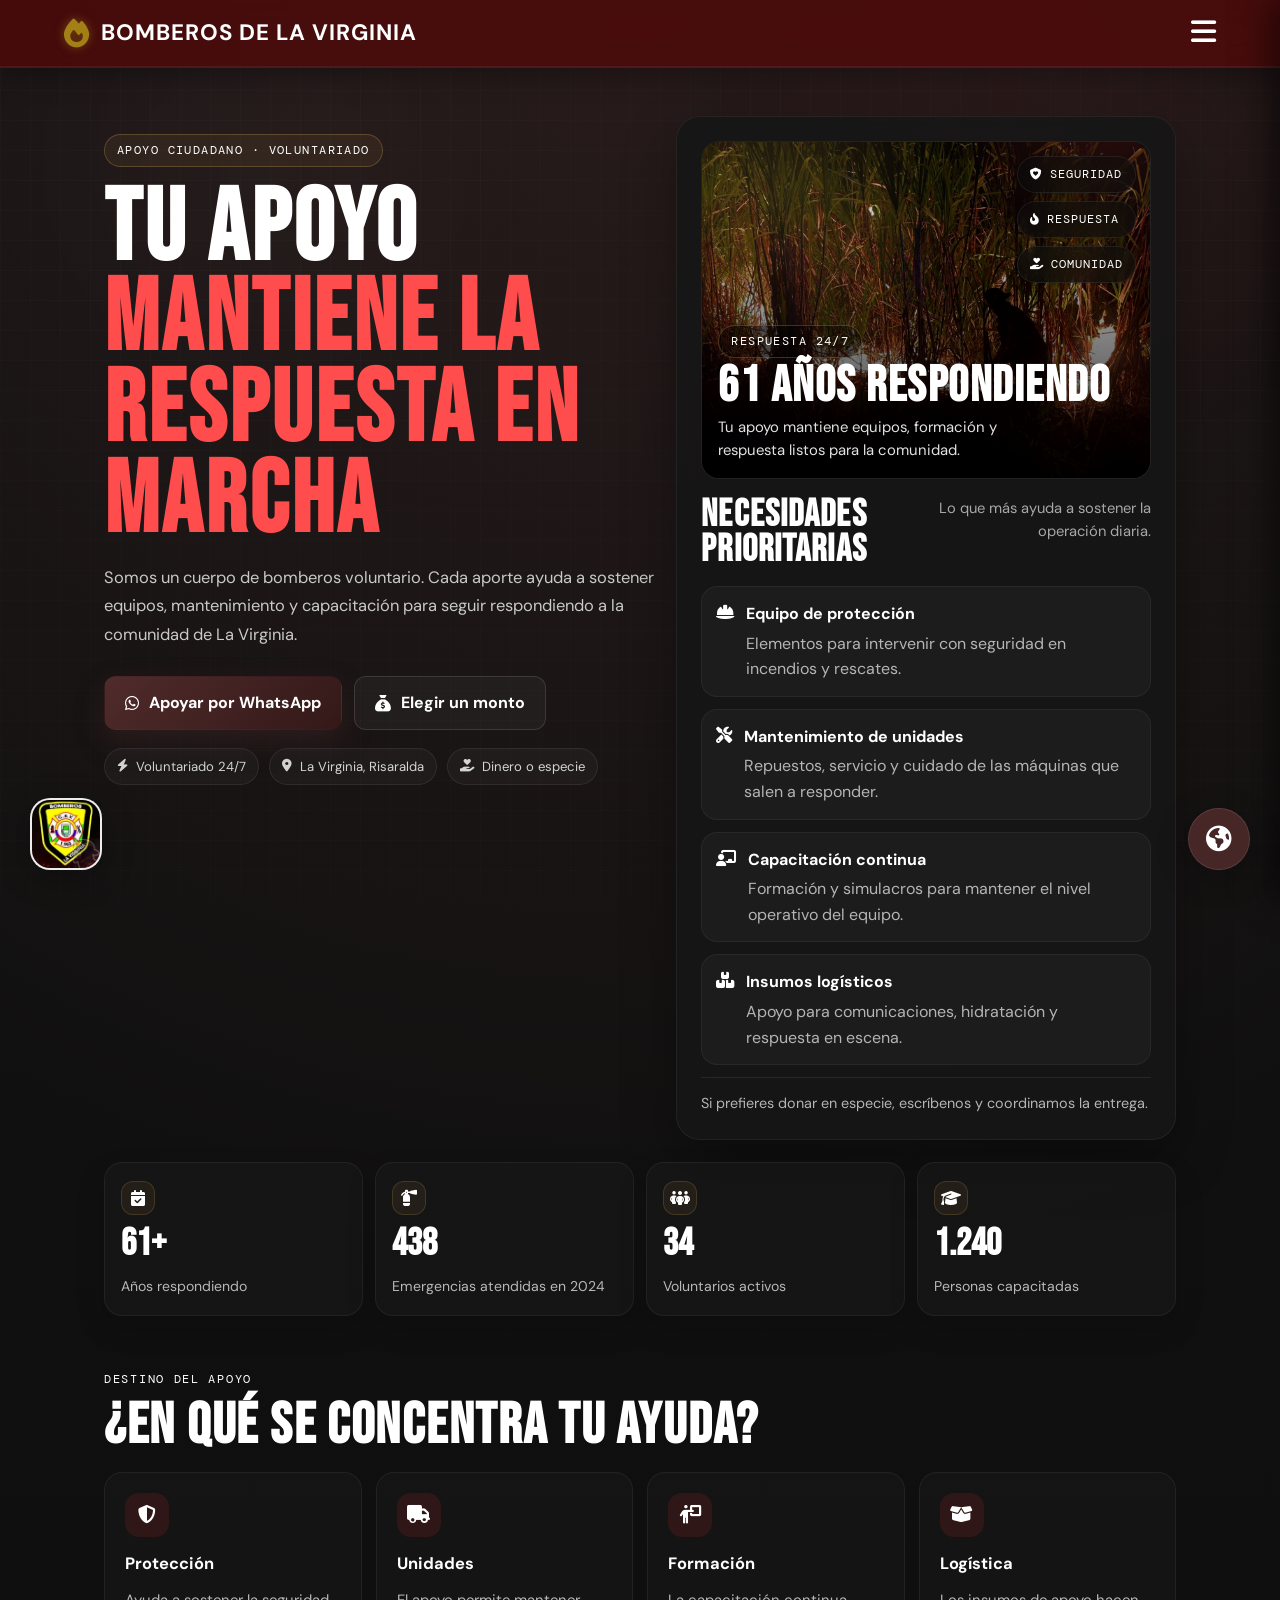
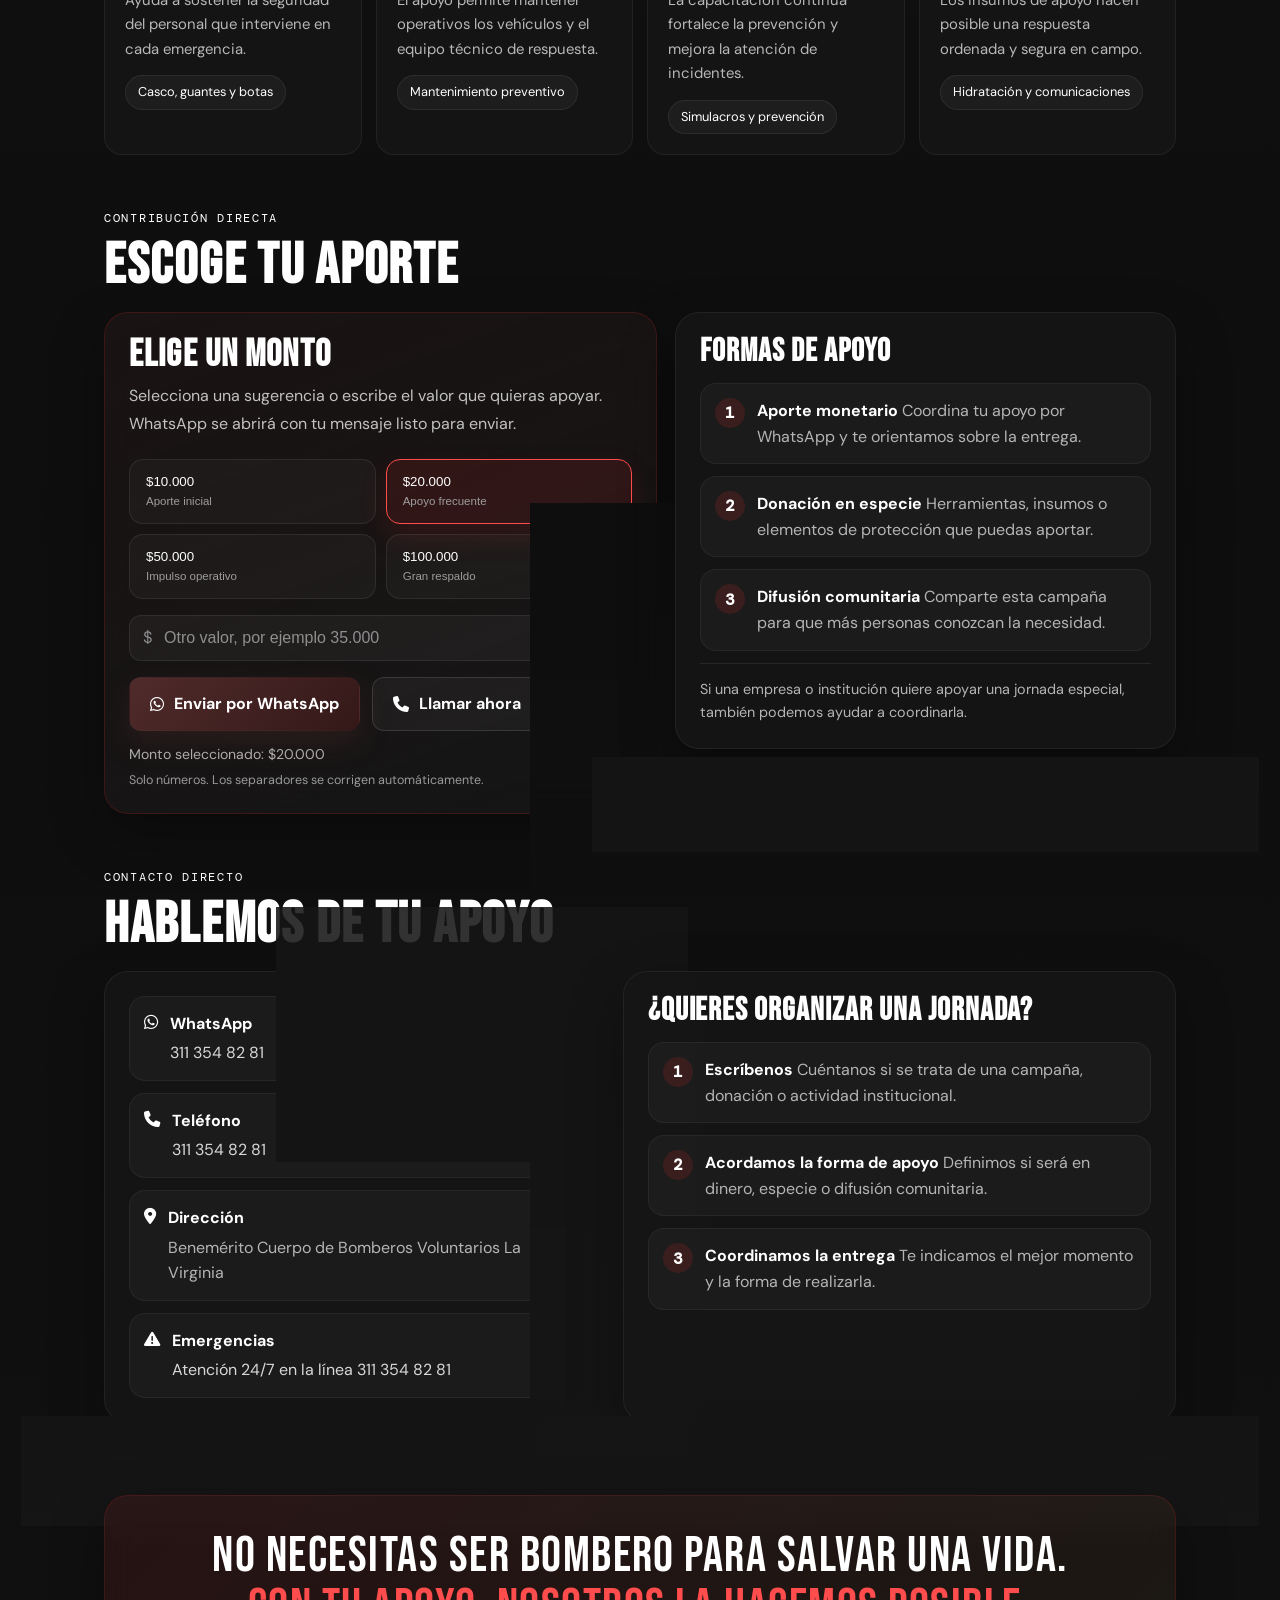
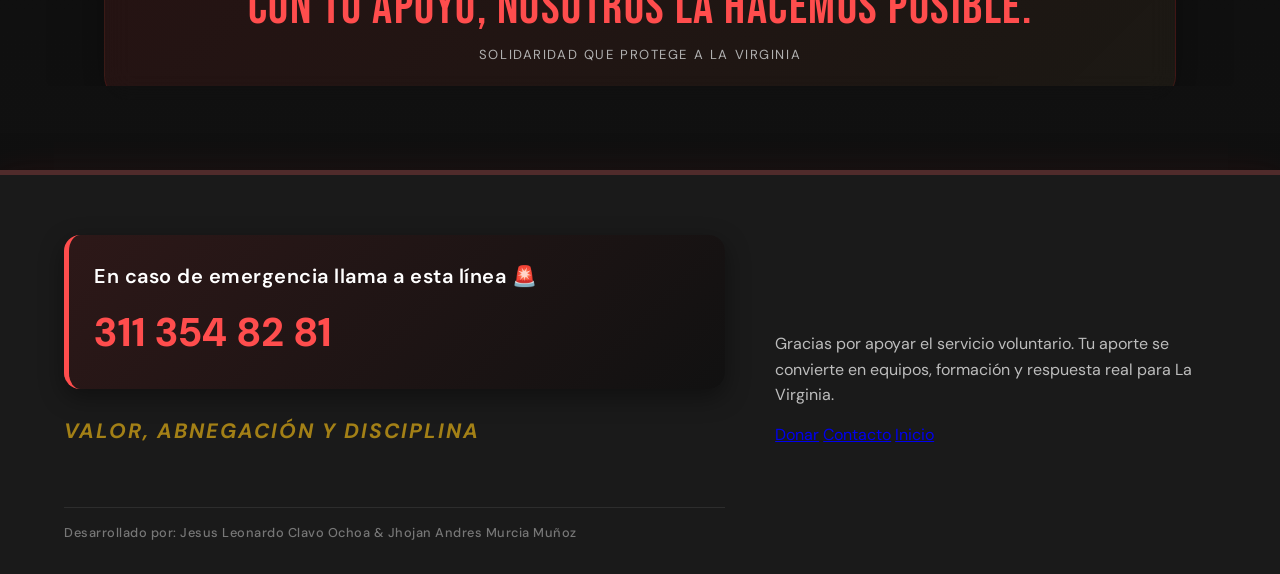
<file: apoyo.html>
<!DOCTYPE html>
<html lang="es">
<head>
    <meta charset="UTF-8">
    <meta name="viewport" content="width=device-width, initial-scale=1.0">
    <meta name="description" content="Apoya al Cuerpo de Bomberos Voluntarios de La Virginia con donaciones, coordinación por WhatsApp y aportes en especie.">
    <title>Apoyo - Bomberos de La Virginia</title>
    <link rel="preconnect" href="https://fonts.googleapis.com">
    <link rel="preconnect" href="https://fonts.gstatic.com" crossorigin>
    <link href="https://fonts.googleapis.com/css2?family=Bebas+Neue&family=DM+Sans:wght@400;500;700&family=DM+Mono:wght@400;500&display=swap" rel="stylesheet">
    <link rel="stylesheet" href="Style.css">
    <link rel="stylesheet" href="https://cdnjs.cloudflare.com/ajax/libs/font-awesome/6.4.0/css/all.min.css">
    <style>
        :root {
            --support-title-font: 'Bebas Neue', sans-serif;
            --support-body-font: 'DM Sans', var(--fuente-principal);
            --support-mono-font: 'DM Mono', monospace;
        }

        html {
            scroll-behavior: smooth;
        }

        body.support-page {
            position: relative;
            background:
                radial-gradient(circle at top, rgba(80, 43, 43, 0.36), transparent 34%),
                linear-gradient(180deg, #121212 0%, #0e0e0e 56%, #111111 100%);
            color: var(--blanco-puro);
            font-family: var(--support-body-font);
        }

        body.support-page::before {
            content: '';
            position: fixed;
            inset: 0;
            background-image:
                radial-gradient(circle at 20% 18%, rgba(255, 255, 255, 0.05) 0, rgba(255, 255, 255, 0) 26%),
                radial-gradient(circle at 85% 8%, rgba(255, 77, 77, 0.10) 0, rgba(255, 77, 77, 0) 30%),
                linear-gradient(rgba(255, 255, 255, 0.03) 1px, transparent 1px),
                linear-gradient(90deg, rgba(255, 255, 255, 0.03) 1px, transparent 1px);
            background-size: auto, auto, 30px 30px, 30px 30px;
            pointer-events: none;
            z-index: 0;
            opacity: 0.45;
        }

        @keyframes supportFloat {
            0%, 100% { transform: translateY(0); }
            50% { transform: translateY(-4px); }
        }

        @keyframes supportSweep {
            0% { transform: translateX(-120%) skewX(-18deg); opacity: 0; }
            20% { opacity: 0.55; }
            100% { transform: translateX(120%) skewX(-18deg); opacity: 0; }
        }

        @keyframes supportPress {
            0% { opacity: 0.6; transform: scale(0.92); }
            100% { opacity: 0; transform: scale(1.35); }
        }

        @keyframes supportPop {
            0% { transform: translateY(0) scale(1); }
            40% { transform: translateY(-3px) scale(1.03); }
            100% { transform: translateY(0) scale(1); }
        }

        @keyframes supportSpark {
            0% { opacity: 0.9; transform: translate(-50%, -50%) scale(0.6); }
            100% { opacity: 0; transform: translate(calc(-50% + var(--dx)), calc(-50% + var(--dy))) scale(0.2); }
        }

        @keyframes badgeFloat {
            0%, 100% { transform: translateY(0); }
            50% { transform: translateY(-3px); }
        }

        .support-main {
            position: relative;
            z-index: 1;
            padding-bottom: 10px;
        }

        .support-hero,
        .support-section,
        .support-quote {
            max-width: 1200px;
            margin: 0 auto;
            padding-left: 5%;
            padding-right: 5%;
        }

        .support-hero {
            display: grid;
            grid-template-columns: minmax(0, 1.05fr) minmax(320px, 0.95fr);
            gap: 20px;
            align-items: stretch;
            padding-top: 48px;
        }

        .support-copy {
            padding: 18px 0 10px;
        }

        .support-kicker {
            display: inline-flex;
            align-items: center;
            gap: 8px;
            padding: 6px 12px;
            border-radius: 999px;
            border: 1px solid rgba(212, 168, 83, 0.28);
            background: rgba(212, 168, 83, 0.08);
            color: var(--oro-light);
            font-family: var(--support-mono-font);
            font-size: 0.74rem;
            letter-spacing: 0.12em;
            text-transform: uppercase;
            margin-bottom: 18px;
        }

        .support-title {
            font-family: var(--support-title-font);
            font-size: clamp(3.6rem, 8vw, 6.3rem);
            line-height: 0.9;
            letter-spacing: 0.03em;
            margin: 0 0 16px;
        }

        .support-title span {
            color: var(--rojo-alerta);
            display: block;
        }

        .support-lead {
            max-width: 62ch;
            color: #c9c9c9;
            font-size: 1.03rem;
            line-height: 1.75;
        }

        .support-actions {
            display: flex;
            flex-wrap: wrap;
            gap: 12px;
            margin: 26px 0 18px;
        }

        .support-btn {
            display: inline-flex;
            align-items: center;
            justify-content: center;
            gap: 10px;
            padding: 13px 20px;
            border-radius: 12px;
            text-decoration: none;
            font-weight: 700;
            border: 1px solid transparent;
            transition: transform 0.2s ease, box-shadow 0.2s ease, border-color 0.2s ease, background 0.2s ease;
            position: relative;
            overflow: hidden;
            isolation: isolate;
        }

        .support-btn:hover {
            transform: translateY(-2px);
        }

        .support-btn:active {
            transform: translateY(1px) scale(0.98);
        }

        .support-btn::before,
        .amount-btn::before {
            content: '';
            position: absolute;
            inset: 0;
            background: linear-gradient(120deg, transparent 0%, rgba(255, 255, 255, 0.18) 50%, transparent 100%);
            transform: translateX(-120%) skewX(-18deg);
            opacity: 0;
            pointer-events: none;
            z-index: 0;
        }

        .support-btn:hover::before,
        .amount-btn:hover::before {
            animation: supportSweep 0.9s ease;
        }

        .support-btn::after,
        .amount-btn::after {
            content: '';
            position: absolute;
            inset: 0;
            background: radial-gradient(circle at var(--press-x, 50%) var(--press-y, 50%), rgba(255, 255, 255, 0.38) 0%, rgba(255, 255, 255, 0.18) 12%, transparent 35%);
            opacity: 0;
            pointer-events: none;
            z-index: 0;
        }

        .support-btn.is-pressed::after,
        .amount-btn.is-pressed::after {
            animation: supportPress 0.55s ease-out;
        }

        .support-btn.is-pressed,
        .amount-btn.is-pressed,
        .amount-btn.is-selected-burst {
            animation: supportPop 0.55s ease;
        }

        .support-btn > *,
        .amount-btn > * {
            position: relative;
            z-index: 1;
        }

        .support-btn:focus-visible,
        .amount-btn:focus-visible,
        .custom-amount input:focus-visible {
            outline: 2px solid rgba(255, 77, 77, 0.5);
            outline-offset: 2px;
        }

        .support-btn.primary {
            background: linear-gradient(135deg, var(--rojo-principal), #341818);
            color: var(--blanco-puro);
            box-shadow: 0 12px 28px rgba(80, 43, 43, 0.34);
        }

        .support-btn.secondary {
            background: rgba(255, 255, 255, 0.04);
            border-color: rgba(255, 255, 255, 0.12);
            color: var(--blanco-puro);
        }

        .support-tags {
            display: flex;
            flex-wrap: wrap;
            gap: 10px;
            margin-top: 18px;
        }

        .support-tag {
            padding: 7px 12px;
            border-radius: 999px;
            border: 1px solid rgba(255, 255, 255, 0.08);
            background: rgba(255, 255, 255, 0.03);
            color: #d5d5d5;
            font-size: 0.82rem;
            display: inline-flex;
            align-items: center;
            gap: 8px;
        }

        .support-tag i {
            color: var(--oro-light);
            font-size: 0.8rem;
        }

        .support-panel,
        .support-card,
        .contact-card,
        .quote-panel,
        .donation-card {
            background: rgba(22, 22, 22, 0.88);
            border: 1px solid rgba(255, 255, 255, 0.06);
            border-radius: 24px;
            box-shadow: 0 20px 55px rgba(0, 0, 0, 0.32);
            backdrop-filter: blur(14px);
            transition: transform 0.28s ease, box-shadow 0.28s ease, border-color 0.28s ease;
            overflow: hidden;
            position: relative;
            isolation: isolate;
        }

        .support-panel:hover,
        .support-card:hover,
        .contact-card:hover,
        .quote-panel:hover,
        .donation-card:hover {
            transform: translateY(-4px);
            box-shadow: 0 24px 64px rgba(0, 0, 0, 0.42);
            border-color: rgba(255, 255, 255, 0.10);
        }

        .support-panel {
            padding: 24px;
        }

        .support-panel-head {
            display: flex;
            justify-content: space-between;
            gap: 12px;
            align-items: flex-start;
            margin-bottom: 18px;
        }

        .support-panel-head h3,
        .support-card h4,
        .donation-card h3 {
            font-family: var(--support-title-font);
            letter-spacing: 0.03em;
            line-height: 0.95;
        }

        .support-panel-head h3 {
            font-size: 2.35rem;
        }

        .support-panel-head p {
            max-width: 24ch;
            color: #a8a8a8;
            font-size: 0.92rem;
            line-height: 1.6;
            text-align: right;
        }

        .support-list {
            display: grid;
            gap: 12px;
        }

        .support-list-item {
            display: flex;
            gap: 12px;
            padding: 14px;
            border-radius: 16px;
            background: rgba(255, 255, 255, 0.03);
            border: 1px solid rgba(255, 255, 255, 0.05);
            transition: transform 0.22s ease, background 0.22s ease, border-color 0.22s ease;
        }

        .support-list-item:hover {
            transform: translateY(-2px);
            border-color: rgba(212, 168, 83, 0.22);
            background: rgba(255, 255, 255, 0.05);
        }

        .support-list-item i {
            margin-top: 3px;
            color: var(--oro-light);
            font-size: 1.02rem;
            flex-shrink: 0;
            transition: transform 0.22s ease, color 0.22s ease;
        }

        .support-list-item:hover i {
            transform: scale(1.12) rotate(-6deg);
            color: var(--blanco-puro);
        }

        .button-spark {
            position: absolute;
            width: 6px;
            height: 6px;
            border-radius: 50%;
            background: radial-gradient(circle, rgba(255, 255, 255, 0.95) 0%, rgba(255, 255, 255, 0.55) 35%, rgba(255, 255, 255, 0) 72%);
            pointer-events: none;
            z-index: 0;
            animation: supportSpark 0.72s ease-out forwards;
            animation-delay: var(--delay, 0s);
            mix-blend-mode: screen;
        }

        .support-list-item strong,
        .contact-item strong {
            display: block;
            margin-bottom: 4px;
            color: var(--blanco-puro);
        }

        .support-list-item span,
        .contact-item span,
        .step-item span,
        .support-panel-note,
        .donation-hint {
            color: #b5b5b5;
            line-height: 1.6;
        }

        .support-panel-note {
            margin-top: 12px;
            padding-top: 14px;
            border-top: 1px solid rgba(255, 255, 255, 0.08);
            font-size: 0.9rem;
        }

        .support-panel-media {
            position: relative;
            overflow: hidden;
            min-height: 230px;
            border-radius: 18px;
            margin-bottom: 18px;
            border: 1px solid rgba(255, 255, 255, 0.08);
            background: #0f0f0f;
        }

        .support-panel-media::before {
            content: '';
            position: absolute;
            inset: -18%;
            background: radial-gradient(circle at 25% 25%, rgba(212, 168, 83, 0.22), transparent 34%), radial-gradient(circle at 80% 10%, rgba(255, 77, 77, 0.16), transparent 28%);
            mix-blend-mode: screen;
            pointer-events: none;
            z-index: 1;
            animation: badgeFloat 9s ease-in-out infinite;
        }

        .support-panel-media img {
            width: 100%;
            height: 100%;
            display: block;
            object-fit: cover;
            filter: saturate(0.92) contrast(1.05);
            transition: transform 0.8s ease, filter 0.8s ease;
        }

        .support-panel-media:hover img {
            transform: scale(1.05);
            filter: saturate(1) contrast(1.08);
        }

        .support-panel-media::after {
            content: '';
            position: absolute;
            inset: 0;
            background: linear-gradient(180deg, rgba(0, 0, 0, 0.05) 0%, rgba(0, 0, 0, 0.82) 100%);
            z-index: 1;
        }

        .support-panel-media-copy {
            position: absolute;
            inset: auto 16px 16px;
            z-index: 2;
        }

        .support-panel-media-copy .support-kicker {
            margin-bottom: 6px;
            background: rgba(0, 0, 0, 0.42);
        }

        .support-panel-media-copy strong {
            display: block;
            font-family: var(--support-title-font);
            font-size: clamp(2.3rem, 4vw, 3.1rem);
            line-height: 0.92;
            letter-spacing: 0.03em;
            color: var(--blanco-puro);
        }

        .support-panel-media-copy p {
            margin-top: 6px;
            max-width: 30ch;
            color: #e2e2e2;
            line-height: 1.55;
            font-size: 0.93rem;
        }

        .support-panel-badges {
            position: absolute;
            top: 14px;
            right: 14px;
            display: flex;
            flex-direction: column;
            gap: 8px;
            z-index: 2;
        }

        .support-panel-badge {
            display: inline-flex;
            align-items: center;
            gap: 8px;
            padding: 8px 12px;
            border-radius: 999px;
            background: rgba(13, 13, 13, 0.58);
            border: 1px solid rgba(255, 255, 255, 0.08);
            color: var(--blanco-puro);
            font-family: var(--support-mono-font);
            font-size: 0.74rem;
            letter-spacing: 0.08em;
            text-transform: uppercase;
            backdrop-filter: blur(12px);
            animation: badgeFloat 6s ease-in-out infinite;
        }

        .support-panel-badge:nth-child(2) {
            animation-delay: 0.8s;
        }

        .support-panel-badge:nth-child(3) {
            animation-delay: 1.6s;
        }

        .support-panel-badge i {
            color: var(--oro-light);
        }

        .support-stats {
            max-width: 1200px;
            margin: 22px auto 0;
            padding: 0 5%;
            display: grid;
            grid-template-columns: repeat(4, minmax(0, 1fr));
            gap: 12px;
            position: relative;
            z-index: 1;
        }

        .support-stat {
            padding: 18px 16px;
            border-radius: 18px;
            background: rgba(22, 22, 22, 0.88);
            border: 1px solid rgba(255, 255, 255, 0.06);
            box-shadow: 0 12px 28px rgba(0, 0, 0, 0.18);
            display: flex;
            flex-direction: column;
            align-items: flex-start;
            gap: 6px;
            transition: transform 0.22s ease, border-color 0.22s ease, box-shadow 0.22s ease;
        }

        .support-stat:hover {
            transform: translateY(-3px);
            border-color: rgba(212, 168, 83, 0.24);
            box-shadow: 0 16px 34px rgba(0, 0, 0, 0.24);
        }

        .support-stat i {
            width: 34px;
            height: 34px;
            border-radius: 12px;
            display: inline-flex;
            align-items: center;
            justify-content: center;
            color: var(--oro-light);
            background: rgba(212, 168, 83, 0.08);
            border: 1px solid rgba(212, 168, 83, 0.18);
            margin-bottom: 4px;
            animation: supportFloat 5.5s ease-in-out infinite;
        }

        .support-stat strong {
            display: block;
            font-family: var(--support-title-font);
            font-size: clamp(2.1rem, 3vw, 3rem);
            line-height: 1;
            color: var(--blanco-puro);
            margin-bottom: 6px;
        }

        .support-stat span {
            color: #b8b8b8;
            font-size: 0.88rem;
            line-height: 1.5;
        }

        .support-section {
            padding-top: 54px;
        }

        .support-quote {
            padding-top: 54px;
        }

        .section-heading {
            margin-bottom: 20px;
            display: flex;
            flex-direction: column;
            gap: 10px;
        }

        .section-eyebrow {
            font-family: var(--support-mono-font);
            font-size: 0.76rem;
            letter-spacing: 0.14em;
            text-transform: uppercase;
            color: var(--oro-light);
        }

        .section-heading h2 {
            font-family: var(--support-title-font);
            font-size: clamp(2.35rem, 4.5vw, 3.8rem);
            line-height: 0.92;
            letter-spacing: 0.03em;
        }

        .need-grid {
            display: grid;
            grid-template-columns: repeat(4, 1fr);
            gap: 14px;
        }

        .need-card {
            padding: 20px;
            border-radius: 18px;
            background: rgba(22, 22, 22, 0.88);
            border: 1px solid rgba(255, 255, 255, 0.06);
            transition: transform 0.2s ease, border-color 0.2s ease, box-shadow 0.2s ease, background 0.2s ease;
            position: relative;
            overflow: hidden;
            isolation: isolate;
        }

        .need-card:hover {
            transform: translateY(-3px);
            border-color: rgba(255, 77, 77, 0.35);
            box-shadow: 0 16px 34px rgba(0, 0, 0, 0.18);
            background: rgba(22, 22, 22, 0.95);
        }

        .need-icon {
            width: 44px;
            height: 44px;
            border-radius: 14px;
            display: flex;
            align-items: center;
            justify-content: center;
            margin-bottom: 14px;
            background: rgba(198, 40, 40, 0.15);
            color: var(--rojo-vivo);
            font-size: 1.15rem;
            transition: transform 0.22s ease, box-shadow 0.22s ease, background 0.22s ease;
        }

        .need-card:hover .need-icon {
            transform: translateY(-3px) rotate(-4deg) scale(1.06);
            background: rgba(198, 40, 40, 0.22);
            box-shadow: 0 10px 20px rgba(198, 40, 40, 0.16);
        }

        .need-card h3 {
            margin-bottom: 10px;
            font-size: 1.03rem;
        }

        .need-card p {
            color: #b8b8b8;
            font-size: 0.93rem;
            line-height: 1.65;
        }

        .need-chip {
            display: inline-flex;
            align-items: center;
            gap: 8px;
            margin-top: 14px;
            padding: 8px 12px;
            border-radius: 999px;
            background: rgba(255, 255, 255, 0.04);
            border: 1px solid rgba(255, 255, 255, 0.07);
            color: var(--oro-light);
            font-size: 0.8rem;
            line-height: 1.3;
        }

        .support-split {
            display: grid;
            grid-template-columns: minmax(0, 1.05fr) minmax(320px, 0.95fr);
            gap: 18px;
            align-items: start;
        }

        .donation-card,
        .support-card,
        .contact-card {
            padding: 24px;
        }

        .donation-card {
            background: linear-gradient(160deg, rgba(80, 43, 43, 0.18), rgba(22, 22, 22, 0.96));
            border: 1px solid rgba(198, 40, 40, 0.22);
            border-radius: 24px;
        }

        .donation-card h3 {
            font-size: 2.35rem;
            margin-bottom: 10px;
        }

        .donation-card p {
            color: #c2c2c2;
            line-height: 1.7;
        }

        .amount-grid {
            display: grid;
            grid-template-columns: repeat(2, 1fr);
            gap: 10px;
            margin: 22px 0 16px;
        }

        .amount-btn {
            width: 100%;
            padding: 14px 16px;
            border-radius: 14px;
            border: 1px solid rgba(255, 255, 255, 0.08);
            background: rgba(255, 255, 255, 0.03);
            color: var(--blanco-puro);
            text-align: left;
            cursor: pointer;
            transition: transform 0.2s ease, border-color 0.2s ease, background 0.2s ease;
        }

        .amount-btn:hover {
            transform: translateY(-2px);
            border-color: rgba(255, 77, 77, 0.28);
        }

        .amount-btn.active {
            border-color: var(--rojo-alerta);
            background: rgba(198, 40, 40, 0.14);
            box-shadow: 0 12px 28px rgba(198, 40, 40, 0.16);
        }

        .amount-btn small {
            display: block;
            margin-top: 4px;
            color: #9d9d9d;
            font-size: 0.72rem;
            line-height: 1.4;
        }

        .custom-amount {
            position: relative;
            margin-bottom: 16px;
        }

        .custom-amount span {
            position: absolute;
            left: 14px;
            top: 50%;
            transform: translateY(-50%);
            color: #8d8d8d;
            font-family: var(--support-mono-font);
        }

        .custom-amount input {
            width: 100%;
            border-radius: 12px;
            border: 1px solid rgba(255, 255, 255, 0.08);
            background: rgba(255, 255, 255, 0.04);
            color: var(--blanco-puro);
            padding: 13px 14px 13px 34px;
            font-size: 1rem;
        }

        .custom-amount input::placeholder {
            color: #8f8f8f;
        }

        .cta-row {
            display: flex;
            flex-wrap: wrap;
            gap: 12px;
            align-items: center;
            margin-top: 6px;
        }

        .donation-hint {
            margin-top: 12px;
            font-size: 0.88rem;
        }

        .donation-feedback {
            margin-top: 6px;
            color: #9a9a9a;
            font-size: 0.78rem;
            line-height: 1.45;
        }

        .support-card h4 {
            font-size: 2rem;
            margin-bottom: 16px;
        }

        .priority-list,
        .support-steps,
        .contact-list {
            display: grid;
            gap: 12px;
        }

        .priority-item,
        .step-item,
        .contact-item {
            padding: 14px;
            border-radius: 16px;
            border: 1px solid rgba(255, 255, 255, 0.05);
            background: rgba(255, 255, 255, 0.03);
            transition: transform 0.2s ease, border-color 0.2s ease, background 0.2s ease;
            position: relative;
            overflow: hidden;
            isolation: isolate;
        }

        .contact-item:hover {
            transform: translateY(-2px);
            border-color: rgba(212, 168, 83, 0.22);
            background: rgba(255, 255, 255, 0.05);
        }

        .priority-head {
            display: flex;
            justify-content: space-between;
            gap: 12px;
            align-items: center;
            margin-bottom: 7px;
            font-size: 0.92rem;
        }

        .priority-head span:last-child {
            color: #9c9c9c;
            font-family: var(--support-mono-font);
            font-size: 0.74rem;
            letter-spacing: 0.08em;
            text-transform: uppercase;
        }

        .priority-track {
            height: 7px;
            border-radius: 999px;
            background: rgba(255, 255, 255, 0.06);
            overflow: hidden;
        }

        .priority-fill {
            height: 100%;
            width: 0;
            border-radius: inherit;
            transition: width 1.2s cubic-bezier(0.22, 1, 0.36, 1);
        }

        .step-item {
            display: flex;
            gap: 12px;
        }

        .step-index {
            width: 30px;
            height: 30px;
            border-radius: 50%;
            flex-shrink: 0;
            display: flex;
            align-items: center;
            justify-content: center;
            background: rgba(198, 40, 40, 0.18);
            color: var(--rojo-vivo);
            font-weight: 700;
            font-family: var(--support-mono-font);
        }

        .contact-grid {
            display: grid;
            grid-template-columns: minmax(0, 0.95fr) minmax(320px, 1.05fr);
            gap: 18px;
            align-items: stretch;
        }

        .contact-item {
            display: flex;
            gap: 12px;
            align-items: flex-start;
        }

        .contact-item i {
            margin-top: 3px;
            color: var(--oro-light);
            font-size: 1.02rem;
            flex-shrink: 0;
            transition: transform 0.2s ease, color 0.2s ease;
        }

        .contact-item:hover i {
            transform: scale(1.12);
            color: var(--blanco-puro);
        }

        .contact-item a {
            color: #d8d8d8;
            text-decoration: none;
        }

        .contact-item a:hover {
            color: var(--rojo-alerta);
        }

        .quote-panel {
            margin-top: 18px;
            padding: 34px 28px;
            text-align: center;
            background: linear-gradient(135deg, rgba(198, 40, 40, 0.12), rgba(212, 168, 83, 0.06));
            border: 1px solid rgba(198, 40, 40, 0.18);
        }

        .quote-text {
            font-family: var(--support-title-font);
            font-size: clamp(2rem, 4vw, 3.1rem);
            line-height: 1.05;
            letter-spacing: 0.03em;
            color: var(--blanco-puro);
            margin-bottom: 10px;
        }

        .quote-text em {
            color: var(--rojo-alerta);
            font-style: normal;
        }

        .quote-author {
            color: #b0b0b0;
            font-size: 0.82rem;
            letter-spacing: 0.12em;
            text-transform: uppercase;
        }

        .nav-menu a.active {
            background: rgba(80, 43, 43, 0.5);
            color: var(--amarillo-hover);
        }

        .support-whatsapp {
            background: rgba(37, 211, 102, 0.88);
            backdrop-filter: var(--blur-efecto);
        }

        .support-call {
            background: rgba(163, 128, 22, 0.9);
            backdrop-filter: var(--blur-efecto);
        }

        .support-donate {
            background: rgba(80, 43, 43, 0.9);
            backdrop-filter: var(--blur-efecto);
        }

        .reveal {
            opacity: 0;
            transform: translateY(22px);
            transition: opacity 0.7s ease, transform 0.7s ease;
        }

        .reveal.visible {
            opacity: 1;
            transform: none;
        }

        @media (max-width: 1024px) {
            .support-hero,
            .support-split,
            .contact-grid {
                grid-template-columns: 1fr;
            }

            .support-stats {
                grid-template-columns: repeat(2, minmax(0, 1fr));
            }

            .need-grid {
                grid-template-columns: repeat(2, 1fr);
            }
        }

        @media (max-width: 720px) {
            .support-hero {
                padding-top: 36px;
            }

            .support-panel-head {
                flex-direction: column;
            }

            .support-panel-head p {
                text-align: left;
            }

            .need-grid,
            .amount-grid {
                grid-template-columns: 1fr;
            }

            .support-actions,
            .cta-row {
                flex-direction: column;
                align-items: stretch;
            }

            .support-btn {
                width: 100%;
            }

            .support-section {
                padding-top: 42px;
            }

            .support-stats {
                grid-template-columns: 1fr;
                padding: 0 20px;
            }
        }
    </style>
</head>
<body class="support-page">

    <div class="static-logo-left" style="position: fixed !important; bottom: 30px !important; left: 30px !important; z-index: 99999 !important; top: auto !important;">
        <img src="imagenes/primerslot/logo.jpg" alt="Logo Bomberos">
    </div>

    <div class="social-floating-menu" style="position: fixed !important; bottom: 30px !important; right: 30px !important; z-index: 99999 !important; top: auto !important;">
        <div class="main-planet-btn">
            <i class="fa-solid fa-earth-americas"></i>
        </div>
        <div class="sub-social-buttons">
            <a href="https://wa.me/573113548281?text=Hola%2C%20quiero%20apoyar%20al%20Cuerpo%20de%20Bomberos%20Voluntarios%20de%20La%20Virginia." target="_blank" rel="noopener noreferrer" class="social-icon-btn support-whatsapp" title="WhatsApp" aria-label="WhatsApp"><i class="fa-brands fa-whatsapp"></i></a>
            <a href="tel:3113548281" class="social-icon-btn support-call" title="Llamar" aria-label="Llamar"><i class="fa-solid fa-phone"></i></a>
            <a href="#donar" class="social-icon-btn support-donate" title="Donar" aria-label="Donar"><i class="fa-solid fa-hand-holding-heart"></i></a>
        </div>
    </div>

    <div class="menu-overlay" id="menuOverlay"></div>

    <header>
        <div class="logo-container">
            <i class="fa-solid fa-fire"></i>
            <h1>BOMBEROS DE LA VIRGINIA</h1>
        </div>
        <button class="menu-hamburger" id="hamburgerBtn" aria-label="Abrir menú">
            <i class="fa-solid fa-bars"></i>
        </button>
    </header>

    <nav class="nav-menu" id="navMenu">
        <a href="index.html#inicio"><i class="fa-solid fa-house" style="margin-right: 10px;"></i> Inicio</a>
        <a href="SobreNosotros.html"><i class="fa-solid fa-users" style="margin-right: 10px;"></i> Sobre Nosotros</a>
        <a href="#apoyo" class="active"><i class="fa-solid fa-hand-holding-heart" style="margin-right: 10px;"></i> Apoyo</a>
        <a href="#contacto"><i class="fa-solid fa-envelope" style="margin-right: 10px;"></i> Contacta</a>
    </nav>

    <main class="support-main">
        <section class="support-hero" id="inicio">
            <div class="support-copy reveal">
                <div class="support-kicker">Apoyo ciudadano · voluntariado</div>
                <h2 class="support-title">Tu apoyo<br><span>mantiene la respuesta en marcha</span></h2>
                <p class="support-lead">Somos un cuerpo de bomberos voluntario. Cada aporte ayuda a sostener equipos, mantenimiento y capacitación para seguir respondiendo a la comunidad de La Virginia.</p>
                <div class="support-actions">
                    <a class="support-btn primary" id="heroWhatsapp" href="https://wa.me/573113548281?text=Hola%2C%20quiero%20apoyar%20al%20Cuerpo%20de%20Bomberos%20Voluntarios%20de%20La%20Virginia%20con%20%2420.000.%20%C2%BFMe%20pueden%20orientar%3F" target="_blank" rel="noopener noreferrer"><i class="fa-brands fa-whatsapp"></i> Apoyar por WhatsApp</a>
                    <a class="support-btn secondary" href="#donar"><i class="fa-solid fa-sack-dollar"></i> Elegir un monto</a>
                </div>
                <div class="support-tags">
                    <span class="support-tag"><i class="fa-solid fa-bolt"></i> Voluntariado 24/7</span>
                    <span class="support-tag"><i class="fa-solid fa-location-dot"></i> La Virginia, Risaralda</span>
                    <span class="support-tag"><i class="fa-solid fa-hand-holding-heart"></i> Dinero o especie</span>
                </div>
            </div>

            <aside class="support-panel reveal">
                <div class="support-panel-media">
                    <img src="imagenes/primerslot/slot1-4.jpeg" alt="Bomberos voluntarios en operación">
                    <div class="support-panel-badges" aria-hidden="true">
                        <span class="support-panel-badge"><i class="fa-solid fa-shield-heart"></i> Seguridad</span>
                        <span class="support-panel-badge"><i class="fa-solid fa-fire-flame-curved"></i> Respuesta</span>
                        <span class="support-panel-badge"><i class="fa-solid fa-hand-holding-heart"></i> Comunidad</span>
                    </div>
                    <div class="support-panel-media-copy">
                        <div class="support-kicker">Respuesta 24/7</div>
                        <strong>61 años respondiendo</strong>
                        <p>Tu apoyo mantiene equipos, formación y respuesta listos para la comunidad.</p>
                    </div>
                </div>

                <div class="support-panel-head">
                    <h3>Necesidades prioritarias</h3>
                    <p>Lo que más ayuda a sostener la operación diaria.</p>
                </div>
                <div class="support-list">
                    <div class="support-list-item">
                        <i class="fa-solid fa-helmet-safety"></i>
                        <div>
                            <strong>Equipo de protección</strong>
                            <span>Elementos para intervenir con seguridad en incendios y rescates.</span>
                        </div>
                    </div>
                    <div class="support-list-item">
                        <i class="fa-solid fa-screwdriver-wrench"></i>
                        <div>
                            <strong>Mantenimiento de unidades</strong>
                            <span>Repuestos, servicio y cuidado de las máquinas que salen a responder.</span>
                        </div>
                    </div>
                    <div class="support-list-item">
                        <i class="fa-solid fa-chalkboard-user"></i>
                        <div>
                            <strong>Capacitación continua</strong>
                            <span>Formación y simulacros para mantener el nivel operativo del equipo.</span>
                        </div>
                    </div>
                    <div class="support-list-item">
                        <i class="fa-solid fa-boxes-stacked"></i>
                        <div>
                            <strong>Insumos logísticos</strong>
                            <span>Apoyo para comunicaciones, hidratación y respuesta en escena.</span>
                        </div>
                    </div>
                </div>
                <div class="support-panel-note">Si prefieres donar en especie, escríbenos y coordinamos la entrega.</div>
            </aside>
        </section>

        <section class="support-stats reveal" id="impacto">
            <div class="support-stat">
                <i class="fa-solid fa-calendar-check"></i>
                <strong>61+</strong>
                <span>Años respondiendo</span>
            </div>
            <div class="support-stat">
                <i class="fa-solid fa-fire-extinguisher"></i>
                <strong>438</strong>
                <span>Emergencias atendidas en 2024</span>
            </div>
            <div class="support-stat">
                <i class="fa-solid fa-people-group"></i>
                <strong>34</strong>
                <span>Voluntarios activos</span>
            </div>
            <div class="support-stat">
                <i class="fa-solid fa-graduation-cap"></i>
                <strong>1.240</strong>
                <span>Personas capacitadas</span>
            </div>
        </section>

        <section class="support-section" id="apoyo">
            <div class="section-heading reveal">
                <div class="section-eyebrow">Destino del apoyo</div>
                <h2>¿En qué se concentra tu ayuda?</h2>
            </div>

            <div class="need-grid">
                <article class="need-card reveal">
                    <div class="need-icon"><i class="fa-solid fa-shield-halved"></i></div>
                    <h3>Protección</h3>
                    <p>Ayuda a sostener la seguridad del personal que interviene en cada emergencia.</p>
                    <div class="need-chip">Casco, guantes y botas</div>
                </article>
                <article class="need-card reveal" style="transition-delay: 0.05s;">
                    <div class="need-icon"><i class="fa-solid fa-truck"></i></div>
                    <h3>Unidades</h3>
                    <p>El apoyo permite mantener operativos los vehículos y el equipo técnico de respuesta.</p>
                    <div class="need-chip">Mantenimiento preventivo</div>
                </article>
                <article class="need-card reveal" style="transition-delay: 0.1s;">
                    <div class="need-icon"><i class="fa-solid fa-person-chalkboard"></i></div>
                    <h3>Formación</h3>
                    <p>La capacitación continua fortalece la prevención y mejora la atención de incidentes.</p>
                    <div class="need-chip">Simulacros y prevención</div>
                </article>
                <article class="need-card reveal" style="transition-delay: 0.15s;">
                    <div class="need-icon"><i class="fa-solid fa-box-open"></i></div>
                    <h3>Logística</h3>
                    <p>Los insumos de apoyo hacen posible una respuesta ordenada y segura en campo.</p>
                    <div class="need-chip">Hidratación y comunicaciones</div>
                </article>
            </div>
        </section>

        <section class="support-section" id="donar">
            <div class="section-heading reveal">
                <div class="section-eyebrow">Contribución directa</div>
                <h2>Escoge tu aporte</h2>
            </div>

            <div class="support-split">
                <div class="donation-card reveal">
                    <h3>Elige un monto</h3>
                    <p>Selecciona una sugerencia o escribe el valor que quieras apoyar. WhatsApp se abrirá con tu mensaje listo para enviar.</p>

                    <div class="amount-grid" id="amountGrid">
                        <button type="button" class="amount-btn" data-amount="10000" aria-pressed="false">$10.000<small>Aporte inicial</small></button>
                        <button type="button" class="amount-btn active" data-amount="20000" aria-pressed="true">$20.000<small>Apoyo frecuente</small></button>
                        <button type="button" class="amount-btn" data-amount="50000" aria-pressed="false">$50.000<small>Impulso operativo</small></button>
                        <button type="button" class="amount-btn" data-amount="100000" aria-pressed="false">$100.000<small>Gran respaldo</small></button>
                    </div>

                    <div class="custom-amount">
                        <span>$</span>
                        <input type="text" id="customAmount" inputmode="numeric" placeholder="Otro valor, por ejemplo 35.000" autocomplete="off" aria-describedby="amountSummary amountFeedback">
                    </div>

                    <div class="cta-row">
                        <a id="btn-whatsapp" class="support-btn primary" href="https://wa.me/573113548281?text=Hola%2C%20quiero%20apoyar%20al%20Cuerpo%20de%20Bomberos%20Voluntarios%20de%20La%20Virginia%20con%20%2420.000.%20%C2%BFMe%20pueden%20orientar%3F" target="_blank" rel="noopener noreferrer"><i class="fa-brands fa-whatsapp"></i> Enviar por WhatsApp</a>
                        <a class="support-btn secondary" href="tel:3113548281"><i class="fa-solid fa-phone"></i> Llamar ahora</a>
                    </div>

                    <div class="donation-hint" id="amountSummary" aria-live="polite">Monto sugerido: $20.000</div>
                    <div class="donation-feedback" id="amountFeedback">Solo números. Los separadores se corrigen automáticamente.</div>
                </div>

                <div class="support-card reveal" style="transition-delay: 0.05s;">
                    <h4>Formas de apoyo</h4>
                    <div class="support-steps">
                        <div class="step-item">
                            <div class="step-index">1</div>
                            <div>
                                <strong>Aporte monetario</strong>
                                <span>Coordina tu apoyo por WhatsApp y te orientamos sobre la entrega.</span>
                            </div>
                        </div>
                        <div class="step-item">
                            <div class="step-index">2</div>
                            <div>
                                <strong>Donación en especie</strong>
                                <span>Herramientas, insumos o elementos de protección que puedas aportar.</span>
                            </div>
                        </div>
                        <div class="step-item">
                            <div class="step-index">3</div>
                            <div>
                                <strong>Difusión comunitaria</strong>
                                <span>Comparte esta campaña para que más personas conozcan la necesidad.</span>
                            </div>
                        </div>
                    </div>
                    <div class="support-panel-note">Si una empresa o institución quiere apoyar una jornada especial, también podemos ayudar a coordinarla.</div>
                </div>
            </div>
        </section>

        <section class="support-section" id="contacto">
            <div class="section-heading reveal">
                <div class="section-eyebrow">Contacto directo</div>
                <h2>Hablemos de tu apoyo</h2>
            </div>

            <div class="contact-grid">
                <div class="contact-card reveal">
                    <div class="contact-list">
                        <div class="contact-item">
                            <i class="fa-brands fa-whatsapp"></i>
                            <div>
                                <strong>WhatsApp</strong>
                                <a href="https://wa.me/573113548281?text=Hola%2C%20quiero%20apoyar%20al%20Cuerpo%20de%20Bomberos%20Voluntarios%20de%20La%20Virginia." target="_blank" rel="noopener noreferrer">311 354 82 81</a>
                            </div>
                        </div>
                        <div class="contact-item">
                            <i class="fa-solid fa-phone"></i>
                            <div>
                                <strong>Teléfono</strong>
                                <a href="tel:3113548281">311 354 82 81</a>
                            </div>
                        </div>
                        <div class="contact-item">
                            <i class="fa-solid fa-location-dot"></i>
                            <div>
                                <strong>Dirección</strong>
                                <span>Benemérito Cuerpo de Bomberos Voluntarios La Virginia</span>
                            </div>
                        </div>
                        <div class="contact-item">
                            <i class="fa-solid fa-triangle-exclamation"></i>
                            <div>
                                <strong>Emergencias</strong>
                                <a href="tel:3113548281">Atención 24/7 en la línea 311 354 82 81</a>
                            </div>
                        </div>
                    </div>
                </div>

                <div class="support-card reveal" style="transition-delay: 0.05s;">
                    <h4>¿Quieres organizar una jornada?</h4>
                    <div class="support-steps">
                        <div class="step-item">
                            <div class="step-index">1</div>
                            <div>
                                <strong>Escríbenos</strong>
                                <span>Cuéntanos si se trata de una campaña, donación o actividad institucional.</span>
                            </div>
                        </div>
                        <div class="step-item">
                            <div class="step-index">2</div>
                            <div>
                                <strong>Acordamos la forma de apoyo</strong>
                                <span>Definimos si será en dinero, especie o difusión comunitaria.</span>
                            </div>
                        </div>
                        <div class="step-item">
                            <div class="step-index">3</div>
                            <div>
                                <strong>Coordinamos la entrega</strong>
                                <span>Te indicamos el mejor momento y la forma de realizarla.</span>
                            </div>
                        </div>
                    </div>
                </div>
            </div>
        </section>

        <section class="support-quote">
            <div class="quote-panel reveal">
                <div class="quote-text">No necesitas ser bombero para salvar una vida.<br><em>Con tu apoyo, nosotros la hacemos posible.</em></div>
                <div class="quote-author">Solidaridad que protege a La Virginia</div>
            </div>
        </section>
    </main>

    <footer class="main-footer">
        <div class="footer-container">
            <div class="footer-left">
                <div class="emergency-box">
                    <h3>En caso de emergencia llama a esta línea 🚨</h3>
                    <a href="tel:3113548281" class="emergency-phone">311 354 82 81</a>
                </div>
                <p class="footer-motto">Valor, Abnegación y Disciplina</p>
                <div class="credits">
                    <p>Desarrollado por: Jesus Leonardo Clavo Ochoa &amp; Jhojan Andres Murcia Muñoz</p>
                </div>
            </div>

            <div class="footer-right">
                <p style="margin-bottom: 14px; color: #bdbdbd; line-height: 1.6;">Gracias por apoyar el servicio voluntario. Tu aporte se convierte en equipos, formación y respuesta real para La Virginia.</p>
                <div class="footer-links">
                    <a class="footer-link" href="apoyo.html#donar">Donar</a>
                    <a class="footer-link" href="apoyo.html#contacto">Contacto</a>
                    <a class="footer-link" href="index.html#inicio">Inicio</a>
                </div>
            </div>
        </div>
    </footer>

    <script src="script.js"></script>
    <script>
        const whatsappBase = 'https://wa.me/573113548281?text=';
        const amountButtons = document.querySelectorAll('.amount-btn');
        const customAmount = document.getElementById('customAmount');
        const heroWhatsapp = document.getElementById('heroWhatsapp');
        const btnWhatsapp = document.getElementById('btn-whatsapp');
        const amountSummary = document.getElementById('amountSummary');
        const amountFeedback = document.getElementById('amountFeedback');
        const defaultButton = document.querySelector('.amount-btn.active');

        function pressEffect(target, event) {
            if (!target) {
                return;
            }

            const rect = target.getBoundingClientRect();
            const x = event ? event.clientX - rect.left : rect.width / 2;
            const y = event ? event.clientY - rect.top : rect.height / 2;

            target.style.setProperty('--press-x', `${x}px`);
            target.style.setProperty('--press-y', `${y}px`);
            target.classList.remove('is-pressed');
            void target.offsetWidth;
            target.classList.add('is-pressed');

            clearTimeout(target._pressTimer);
            target._pressTimer = setTimeout(() => {
                target.classList.remove('is-pressed');
            }, 580);
        }

        function spawnSparks(target, count = 4) {
            if (!target) {
                return;
            }

            const rect = target.getBoundingClientRect();
            const centerX = rect.width / 2;
            const centerY = rect.height / 2;

            for (let index = 0; index < count; index += 1) {
                const spark = document.createElement('span');
                spark.className = 'button-spark';
                spark.style.left = `${centerX}px`;
                spark.style.top = `${centerY}px`;

                const angle = ((Math.PI * 2) / count) * index + (Math.random() * 0.45 - 0.22);
                const distance = 22 + Math.random() * 18;
                spark.style.setProperty('--dx', `${Math.cos(angle) * distance}px`);
                spark.style.setProperty('--dy', `${Math.sin(angle) * distance}px`);
                spark.style.setProperty('--delay', `${Math.random() * 0.08}s`);

                target.appendChild(spark);
                spark.addEventListener('animationend', () => spark.remove());
            }
        }

        document.querySelectorAll('.support-btn, .amount-btn').forEach(target => {
            target.addEventListener('pointerdown', (event) => {
                pressEffect(target, event);
                spawnSparks(target, target.classList.contains('amount-btn') ? 6 : 4);
            });
        });

        function normalizeAmount(value) {
            return String(value).replace(/\D/g, '');
        }

        function formatAmount(value) {
            const digits = normalizeAmount(value);
            if (!digits) {
                return '';
            }
            return digits.replace(/\B(?=(\d{3})+(?!\d))/g, '.');
        }

        function buildMessage(amountText) {
            return amountText
                ? `Hola, quiero apoyar al Cuerpo de Bomberos Voluntarios de La Virginia con $${amountText}. ¿Me pueden orientar?`
                : 'Hola, quiero apoyar al Cuerpo de Bomberos Voluntarios de La Virginia. ¿Me pueden orientar?';
        }

        function updateWhatsAppLinks(amountText, source = 'preset') {
            const digits = normalizeAmount(amountText);
            const formattedAmount = digits ? formatAmount(digits) : '';
            const message = buildMessage(formattedAmount);
            const url = `${whatsappBase}${encodeURIComponent(message)}`;

            [heroWhatsapp, btnWhatsapp].forEach(link => {
                if (link) {
                    link.href = url;
                }
            });

            amountSummary.textContent = formattedAmount
                ? (source === 'custom' ? `Monto personalizado: $${formattedAmount}` : `Monto seleccionado: $${formattedAmount}`)
                : 'Monto sugerido: $20.000';
        }

        function setActiveAmount(button) {
            amountButtons.forEach(current => {
                const isActive = current === button;
                current.classList.toggle('active', isActive);
                current.setAttribute('aria-pressed', String(isActive));
            });

            customAmount.value = '';
            button.classList.remove('is-selected-burst');
            void button.offsetWidth;
            button.classList.add('is-selected-burst');
            clearTimeout(button._burstTimer);
            button._burstTimer = setTimeout(() => {
                button.classList.remove('is-selected-burst');
            }, 580);

            if (amountFeedback) {
                amountFeedback.textContent = 'Solo números. Los separadores se corrigen automáticamente.';
            }
            updateWhatsAppLinks(button.dataset.amount, 'preset');
        }

        amountButtons.forEach(button => {
            button.addEventListener('click', () => setActiveAmount(button));
        });

        customAmount.addEventListener('input', () => {
            const digits = normalizeAmount(customAmount.value);

            if (!digits) {
                if (amountFeedback) {
                    amountFeedback.textContent = 'Solo números. Los separadores se corrigen automáticamente.';
                }
                if (defaultButton) {
                    setActiveAmount(defaultButton);
                } else {
                    updateWhatsAppLinks('', 'preset');
                }
                return;
            }

            amountButtons.forEach(current => {
                current.classList.remove('active');
                current.setAttribute('aria-pressed', 'false');
            });

            customAmount.value = formatAmount(digits);
            if (amountFeedback) {
                amountFeedback.textContent = 'El monto se actualiza automáticamente en WhatsApp.';
            }
            updateWhatsAppLinks(digits, 'custom');
        });

        customAmount.addEventListener('blur', () => {
            if (!customAmount.value && defaultButton) {
                setActiveAmount(defaultButton);
            }
        });

        const observer = new IntersectionObserver((entries) => {
            entries.forEach(entry => {
                if (!entry.isIntersecting) {
                    return;
                }

                entry.target.classList.add('visible');

                entry.target.querySelectorAll('.priority-fill').forEach(fill => {
                    if (fill.dataset.animated) {
                        return;
                    }

                    fill.dataset.animated = '1';
                    fill.style.width = `${fill.dataset.width}%`;
                });
            });
        }, { threshold: 0.18 });

        document.querySelectorAll('.reveal').forEach(element => observer.observe(element));
        updateWhatsAppLinks('20000', 'preset');
    </script>
</body>
</html>
</file>
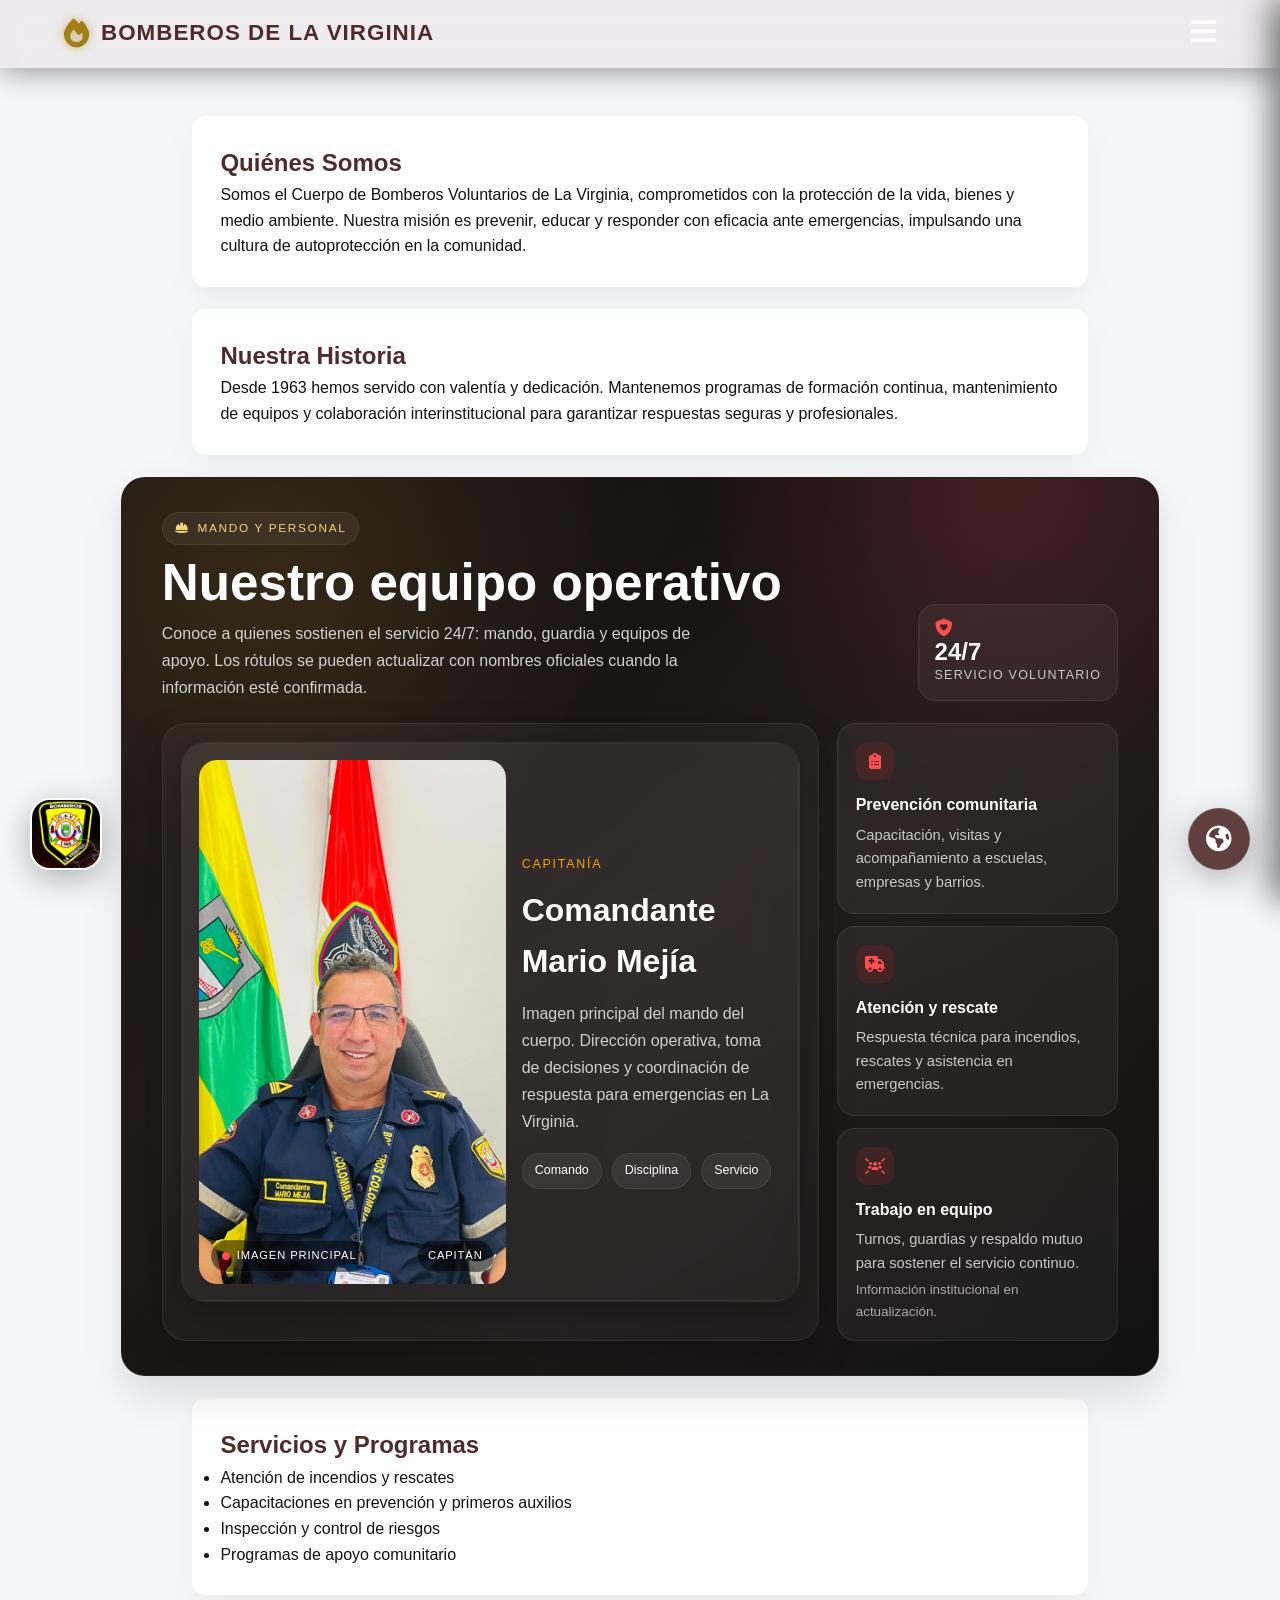
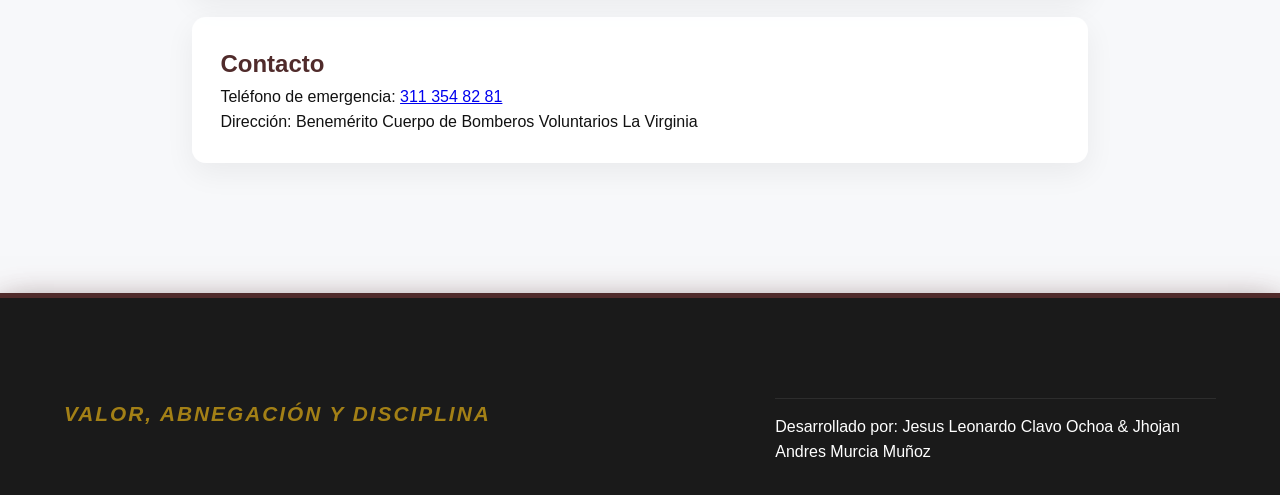
<file: SobreNosotros.html>
<!DOCTYPE html>
<html lang="es">
<head>
    <meta charset="UTF-8">
    <meta name="viewport" content="width=device-width, initial-scale=1.0">
    <meta name="description" content="Conoce la historia, el equipo y los servicios del Cuerpo de Bomberos Voluntarios de La Virginia.">
    <title>Sobre Nosotros - Bomberos La Virginia</title>
    <link rel="stylesheet" href="Style.css">
    <link rel="stylesheet" href="https://cdnjs.cloudflare.com/ajax/libs/font-awesome/6.4.0/css/all.min.css">
    <style>
        /* Página informativa más clara manteniendo efectos y transparencias */
        body { background: #f7f8fa !important; color: #111 !important; }
        header { background: rgba(80,43,43,0.06) !important; color: var(--rojo-principal) !important; }
        .logo-container h1 { color: var(--rojo-principal) !important; }
        .section-card { background: rgba(255,255,255,0.95); border-radius: 14px; padding: 28px; box-shadow: 0 10px 30px rgba(0,0,0,0.06); margin-bottom: 22px; }
        .section-card h2 { color: var(--rojo-principal); }
        .social-icon-btn { box-shadow: 0 4px 14px rgba(0,0,0,0.08); }
        /* Ensure floating elements remain visible over light background */
        .static-logo-left { background-color: rgba(255,255,255,0.95) !important; }
        .social-floating-menu .main-planet-btn { background: rgba(80,43,43,0.9) !important; }
        main { max-width: 1100px; margin: 0 auto; }

        .crew-section {
            position: relative;
            overflow: hidden;
            border-radius: 24px;
            margin-bottom: 22px;
            margin-left: -8%;
            margin-right: -8%;
            padding: 0;
            background: linear-gradient(160deg, #160f0f 0%, #1f1717 50%, #111111 100%);
            color: #fff;
            border: 1px solid rgba(255,255,255,0.06);
            box-shadow: 0 18px 40px rgba(0,0,0,0.12);
        }

        .crew-section::before {
            content: '';
            position: absolute;
            inset: 0;
            background:
                radial-gradient(circle at 15% 10%, rgba(163, 128, 22, 0.18), transparent 28%),
                radial-gradient(circle at 85% 0%, rgba(255, 77, 77, 0.16), transparent 24%),
                linear-gradient(120deg, rgba(255,255,255,0.03) 0%, transparent 40%, rgba(255,255,255,0.02) 60%, transparent 100%);
            pointer-events: none;
        }

        .crew-section::after {
            content: '';
            position: absolute;
            inset: 0;
            background-image: linear-gradient(rgba(255,255,255,0.03) 1px, transparent 1px), linear-gradient(90deg, rgba(255,255,255,0.03) 1px, transparent 1px);
            background-size: 32px 32px;
            mask-image: linear-gradient(180deg, rgba(0,0,0,0.35), rgba(0,0,0,0));
            opacity: 0.35;
            pointer-events: none;
        }

        .crew-inner {
            position: relative;
            z-index: 1;
            padding: 34px 40px;
        }

        .crew-top {
            display: flex;
            align-items: flex-end;
            justify-content: space-between;
            gap: 18px;
            margin-bottom: 22px;
        }

        .crew-eyebrow {
            display: inline-flex;
            align-items: center;
            gap: 8px;
            padding: 6px 12px;
            border-radius: 999px;
            background: rgba(255,255,255,0.06);
            border: 1px solid rgba(255,255,255,0.08);
            color: #f3d27a;
            font-size: 0.74rem;
            letter-spacing: 0.14em;
            text-transform: uppercase;
            margin-bottom: 12px;
        }

        .crew-title {
            font-family: var(--fuente-principal);
            font-size: clamp(2rem, 4vw, 3.5rem);
            line-height: 1;
            margin: 0 0 12px;
            color: #fff;
        }

        .crew-subtitle {
            max-width: 64ch;
            color: #d1d1d1;
            line-height: 1.7;
        }

        .crew-badge {
            display: inline-flex;
            flex-direction: column;
            gap: 2px;
            align-items: flex-start;
            padding: 14px 16px;
            border-radius: 18px;
            background: rgba(255,255,255,0.05);
            border: 1px solid rgba(255,255,255,0.08);
            animation: crewFloat 6s ease-in-out infinite;
        }

        .crew-badge i {
            color: var(--rojo-alerta);
            font-size: 1.1rem;
            margin-bottom: 2px;
        }

        .crew-badge strong {
            font-family: var(--fuente-principal);
            font-size: 1.5rem;
            color: #fff;
            line-height: 1;
        }

        .crew-badge span {
            font-size: 0.78rem;
            color: #c9c9c9;
            text-transform: uppercase;
            letter-spacing: 0.1em;
        }

        .crew-grid {
            display: grid;
            grid-template-columns: minmax(0, 1.4fr) minmax(240px, 0.6fr);
            gap: 18px;
        }

        .crew-slider-shell {
            padding: 18px;
            border-radius: 24px;
            background: rgba(255,255,255,0.04);
            border: 1px solid rgba(255,255,255,0.08);
            box-shadow: 0 16px 38px rgba(0,0,0,0.18);
        }

        .crew-slider {
            height: 560px;
        }

        .crew-slide {
            display: grid;
            grid-template-columns: minmax(0, 1.22fr) minmax(260px, 0.78fr);
            gap: 16px;
            padding: 16px;
            background: linear-gradient(145deg, rgba(255,255,255,0.07), rgba(255,255,255,0.02));
            border-radius: 20px;
            border: 1px solid rgba(255,255,255,0.06);
            backdrop-filter: blur(12px);
            box-sizing: border-box;
        }

        .crew-photo-wrap {
            position: relative;
            overflow: hidden;
            border-radius: 18px;
            min-height: 100%;
            background: #0d0d0d;
        }

        .crew-photo-wrap img {
            width: 100%;
            height: 100%;
            display: block;
            object-fit: cover;
            object-position: center;
            transition: transform 0.8s ease, filter 0.8s ease;
        }

        .crew-portrait {
            object-position: center top;
        }

        .crew-slide.active .crew-photo-wrap img {
            transform: scale(1.04);
            filter: saturate(1.05);
        }

        .crew-photo-overlay {
            position: absolute;
            inset: auto 12px 12px 12px;
            display: flex;
            align-items: center;
            justify-content: space-between;
            gap: 12px;
            z-index: 1;
        }

        .crew-live {
            display: inline-flex;
            align-items: center;
            gap: 6px;
            padding: 6px 10px;
            border-radius: 999px;
            background: rgba(0,0,0,0.5);
            border: 1px solid rgba(255,255,255,0.08);
            color: #fff;
            font-size: 0.7rem;
            letter-spacing: 0.08em;
            text-transform: uppercase;
        }

        .crew-live i {
            color: var(--rojo-alerta);
            font-size: 0.5rem;
        }

        .crew-copy {
            display: flex;
            flex-direction: column;
            justify-content: center;
            padding: 4px 4px 4px 0;
        }

        .crew-role {
            color: var(--amarillo-hover);
            font-size: 0.78rem;
            letter-spacing: 0.14em;
            text-transform: uppercase;
            margin-bottom: 10px;
        }

        .crew-copy h3 {
            font-size: 2rem;
            margin-bottom: 12px;
            color: #fff;
        }

        .crew-copy p {
            color: #d0d0d0;
            line-height: 1.7;
            margin-bottom: 18px;
        }

        .crew-pills {
            display: flex;
            flex-wrap: wrap;
            gap: 10px;
        }

        .crew-pills span {
            padding: 7px 12px;
            border-radius: 999px;
            background: rgba(255,255,255,0.06);
            border: 1px solid rgba(255,255,255,0.08);
            color: #fff;
            font-size: 0.78rem;
        }

        .crew-side {
            display: flex;
            flex-direction: column;
            gap: 12px;
        }

        .crew-side-card {
            padding: 18px;
            border-radius: 18px;
            background: rgba(255,255,255,0.05);
            border: 1px solid rgba(255,255,255,0.08);
            transition: transform 0.2s ease, background 0.2s ease, border-color 0.2s ease;
        }

        .crew-side-card:hover {
            transform: translateY(-3px);
            background: rgba(255,255,255,0.07);
            border-color: rgba(212,168,83,0.24);
        }

        .crew-side-card i {
            width: 38px;
            height: 38px;
            border-radius: 12px;
            display: inline-flex;
            align-items: center;
            justify-content: center;
            margin-bottom: 12px;
            background: rgba(198,40,40,0.16);
            color: var(--rojo-alerta);
        }

        .crew-side-card strong {
            display: block;
            margin-bottom: 6px;
            font-size: 1rem;
            color: #fff;
        }

        .crew-side-card p {
            color: #c8c8c8;
            font-size: 0.92rem;
            line-height: 1.6;
        }

        .crew-note {
            margin-top: 4px;
            font-size: 0.84rem;
            color: #a9a9a9;
        }

        @keyframes crewFloat {
            0%, 100% { transform: translateY(0); }
            50% { transform: translateY(-4px); }
        }

        @media (max-width: 900px) {
            .crew-grid { grid-template-columns: 1fr; }
            .crew-slider { height: 620px; }
            .crew-slide { grid-template-columns: 1fr; }
            .crew-copy { padding: 0 4px 4px; }
        }

        @media (max-width: 640px) {
            .crew-inner { padding: 22px; }
            .crew-top { flex-direction: column; align-items: flex-start; }
            .crew-slider { height: 700px; }
        }
    </style>
</head>
<body>
    <!-- Floating elements (fixed) -->
    <div class="static-logo-left">
        <img src="imagenes/Logo/logo.jpg" alt="Logo Bomberos">
    </div>

    <div class="social-floating-menu">
        <div class="main-planet-btn">
            <i class="fa-solid fa-earth-americas"></i>
        </div>
        <div class="sub-social-buttons">
            <a href="https://wa.me/573113548281" target="_blank" rel="noopener noreferrer" class="social-icon-btn whatsapp" title="WhatsApp" aria-label="WhatsApp"><i class="fa-brands fa-whatsapp"></i></a>
            <a href="tel:3113548281" class="social-icon-btn call-action" title="Llamar" aria-label="Llamar emergencia"><i class="fa-solid fa-phone"></i></a>
            <a href="apoyo.html#donar" class="social-icon-btn donate-action" title="Donar" aria-label="Cómo ayudar"><i class="fa-solid fa-hand-holding-heart"></i></a>
        </div>
    </div>

    <div class="menu-overlay" id="menuOverlay"></div>

    <header>
        <div class="logo-container">
            <i class="fa-solid fa-fire"></i>
            <h1>BOMBEROS DE LA VIRGINIA</h1>
        </div>
        <button class="menu-hamburger" id="hamburgerBtn" aria-label="Abrir menú">
            <i class="fa-solid fa-bars"></i>
        </button>
    </header>

    <nav class="nav-menu" id="navMenu">
        <a href="index.html#inicio"><i class="fa-solid fa-house" style="margin-right: 10px;"></i> Inicio</a>
        <a href="SobreNosotros.html"><i class="fa-solid fa-users" style="margin-right: 10px;"></i> Sobre Nosotros</a>
        <a href="#equipo"><i class="fa-solid fa-helmet-safety" style="margin-right: 10px;"></i> Equipo</a>
        <a href="index.html#contacta"><i class="fa-solid fa-envelope" style="margin-right: 10px;"></i> Contacta</a>
        <a href="apoyo.html#apoyo"><i class="fa-solid fa-hand-holding-heart" style="margin-right: 10px;"></i> Apoyo</a>
    </nav>

    <main style="padding: 48px 8%;">
        <section class="section-card">
            <h2>Quiénes Somos</h2>
            <p>Somos el Cuerpo de Bomberos Voluntarios de La Virginia, comprometidos con la protección de la vida, bienes y medio ambiente. Nuestra misión es prevenir, educar y responder con eficacia ante emergencias, impulsando una cultura de autoprotección en la comunidad.</p>
        </section>

        <section class="section-card">
            <h2>Nuestra Historia</h2>
            <p>Desde 1963 hemos servido con valentía y dedicación. Mantenemos programas de formación continua, mantenimiento de equipos y colaboración interinstitucional para garantizar respuestas seguras y profesionales.</p>
        </section>

        <section class="crew-section" id="equipo">
            <div class="crew-inner">
                <div class="crew-top">
                    <div>
                        <div class="crew-eyebrow"><i class="fa-solid fa-helmet-safety"></i> Mando y personal</div>
                        <h2 class="crew-title">Nuestro equipo operativo</h2>
                        <p class="crew-subtitle">Conoce a quienes sostienen el servicio 24/7: mando, guardia y equipos de apoyo. Los rótulos se pueden actualizar con nombres oficiales cuando la información esté confirmada.</p>
                    </div>
                    <div class="crew-badge">
                        <i class="fa-solid fa-shield-heart"></i>
                        <strong>24/7</strong>
                        <span>servicio voluntario</span>
                    </div>
                </div>

                <div class="crew-grid">
                    <div class="crew-slider-shell">
                        <div class="slider-wrapper crew-slider" id="slider3">
                            <article class="slide crew-slide active">
                                <div class="crew-photo-wrap">
                                    <img class="crew-portrait" src="Galery/comandante%20mario%20mej%C3%ADa.jpeg" alt="Comandante Mario Mejía, capitán del cuerpo de bomberos">
                                    <div class="crew-photo-overlay">
                                        <span class="crew-live"><i class="fa-solid fa-circle"></i> Imagen principal</span>
                                        <span class="crew-live">Capitán</span>
                                    </div>
                                </div>
                                <div class="crew-copy">
                                    <div class="crew-role">Capitanía</div>
                                    <h3>Comandante Mario Mejía</h3>
                                    <p>Imagen principal del mando del cuerpo. Dirección operativa, toma de decisiones y coordinación de respuesta para emergencias en La Virginia.</p>
                                    <div class="crew-pills">
                                        <span>Comando</span>
                                        <span>Disciplina</span>
                                        <span>Servicio</span>
                                    </div>
                                </div>
                            </article>

                            <article class="slide crew-slide">
                                <div class="crew-photo-wrap">
                                    <img src="Galery/WhatsApp%20Image%202026-06-06%20at%2012.10.58%20PM.jpeg" alt="Subcomandancia del cuerpo de bomberos">
                                    <div class="crew-photo-overlay">
                                        <span class="crew-live"><i class="fa-solid fa-circle"></i> Guardia activa</span>
                                        <span class="crew-live">Perfil 02</span>
                                    </div>
                                </div>
                                <div class="crew-copy">
                                    <div class="crew-role">Subcomandancia</div>
                                    <h3>Apoyo estratégico</h3>
                                    <p>Seguimiento de operaciones, turnos y respaldo al mando para mantener el servicio continuo.</p>
                                    <div class="crew-pills">
                                        <span>Respaldo</span>
                                        <span>Turnos</span>
                                        <span>Coordinación</span>
                                    </div>
                                </div>
                            </article>

                            <article class="slide crew-slide">
                                <div class="crew-photo-wrap">
                                    <img src="Galery/WhatsApp%20Image%202026-06-06%20at%2012.09.46%20PM.jpeg" alt="Equipo de rescate y respuesta">
                                    <div class="crew-photo-overlay">
                                        <span class="crew-live"><i class="fa-solid fa-circle"></i> Respuesta</span>
                                        <span class="crew-live">Perfil 03</span>
                                    </div>
                                </div>
                                <div class="crew-copy">
                                    <div class="crew-role">Rescate y respuesta</div>
                                    <h3>Atención técnica</h3>
                                    <p>Intervención en incendios, rescates y apoyos de emergencia con disciplina y cuidado.</p>
                                    <div class="crew-pills">
                                        <span>Rescate</span>
                                        <span>Técnica</span>
                                        <span>Seguridad</span>
                                    </div>
                                </div>
                            </article>

                            <article class="slide crew-slide">
                                <div class="crew-photo-wrap">
                                    <img src="Galery/WhatsApp%20Image%202026-06-06%20at%2012.08.42%20PM.jpeg" alt="Equipo de prevención comunitaria">
                                    <div class="crew-photo-overlay">
                                        <span class="crew-live"><i class="fa-solid fa-circle"></i> Prevención</span>
                                        <span class="crew-live">Perfil 04</span>
                                    </div>
                                </div>
                                <div class="crew-copy">
                                    <div class="crew-role">Prevención comunitaria</div>
                                    <h3>Educación y cultura de autoprotección</h3>
                                    <p>Charlas, visitas y acompañamiento a colegios, empresas y hogares para reducir riesgos.</p>
                                    <div class="crew-pills">
                                        <span>Escuelas</span>
                                        <span>Hogares</span>
                                        <span>Empresas</span>
                                    </div>
                                </div>
                            </article>

                            <article class="slide crew-slide">
                                <div class="crew-photo-wrap">
                                    <img src="Galery/WhatsApp%20Image%202026-06-06%20at%2011.30.29%20AM.jpeg" alt="Guardia operativa del cuerpo de bomberos">
                                    <div class="crew-photo-overlay">
                                        <span class="crew-live"><i class="fa-solid fa-circle"></i> Listos</span>
                                        <span class="crew-live">Perfil 05</span>
                                    </div>
                                </div>
                                <div class="crew-copy">
                                    <div class="crew-role">Guardia operativa</div>
                                    <h3>Servicio y entrega</h3>
                                    <p>Guardias permanentes, comunicaciones y apoyo mutuo para responder cuando la comunidad lo necesita.</p>
                                    <div class="crew-pills">
                                        <span>24 horas</span>
                                        <span>Equipo</span>
                                        <span>Comunidad</span>
                                    </div>
                                </div>
                            </article>
                        </div>
                    </div>

                    <aside class="crew-side">
                        <article class="crew-side-card">
                            <i class="fa-solid fa-clipboard-list"></i>
                            <strong>Prevención comunitaria</strong>
                            <p>Capacitación, visitas y acompañamiento a escuelas, empresas y barrios.</p>
                        </article>
                        <article class="crew-side-card">
                            <i class="fa-solid fa-truck-medical"></i>
                            <strong>Atención y rescate</strong>
                            <p>Respuesta técnica para incendios, rescates y asistencia en emergencias.</p>
                        </article>
                        <article class="crew-side-card">
                            <i class="fa-solid fa-users-rays"></i>
                            <strong>Trabajo en equipo</strong>
                            <p>Turnos, guardias y respaldo mutuo para sostener el servicio continuo.</p>
                            <div class="crew-note">Información institucional en actualización.</div>
                        </article>
                    </aside>
                </div>
            </div>
        </section>

        <section class="section-card">
            <h2>Servicios y Programas</h2>
            <ul>
                <li>Atención de incendios y rescates</li>
                <li>Capacitaciones en prevención y primeros auxilios</li>
                <li>Inspección y control de riesgos</li>
                <li>Programas de apoyo comunitario</li>
            </ul>
        </section>

        <section class="section-card" id="contacta">
            <h2>Contacto</h2>
            <p>Teléfono de emergencia: <a href="tel:3113548281">311 354 82 81</a></p>
            <p>Dirección: Benemérito Cuerpo de Bomberos Voluntarios La Virginia</p>
        </section>
    </main>

    <footer class="main-footer">
        <div class="footer-container">
            <div class="footer-left">
                <p class="footer-motto">Valor, Abnegación y Disciplina</p>
            </div>
            <div class="footer-right">
                <p class="credits">Desarrollado por: Jesus Leonardo Clavo Ochoa &amp; Jhojan Andres Murcia Muñoz</p>
            </div>
        </div>
    </footer>

    <script src="script.js"></script>
</body>
</html>
</file>
<file: Style.css>
/* ========================================================================== */
/* --- VARIABLES DE COLOR (Esquema Oscuro, Transparencias y Tonos Suaves) --- */
/* ========================================================================== */
:root {
    --rojo-principal: #502b2b;   /* Rojo Bombero de tu footer (Identidad) */
    --rojo-oscuro: #a33c22;      /* Variante profunda para transiciones */
    --rojo-alerta: #ff4d4d;      /* Rojo vivo para el recuadro de emergencia */
    --blanco-puro: #FFFFFF;      /* Blanco para legibilidad y pureza */
    --gris-fondo: #1A1A1A;       /* El negro de tu footer usado como fondo base suave */
    --gris-suave: #2A2A2A;       /* Tono intermedio para contenedores */
    --amarillo-accion: #a38016;  /* Amarillo institucional */
    --amarillo-hover: #FFA000;
    --fuente-principal: 'Segoe UI', Tahoma, Geneva, Verdana, sans-serif;

    /* Efectos Avanzados de Cristal y Sombras */
    --bg-transparente-oscuro: rgba(26, 26, 26, 0.75);
    --blur-efecto: blur(12px);
    --sombra-suave: 0 8px 32px 0 rgba(0, 0, 0, 0.3);
    --sombra-resaltada: 0 15px 35px rgba(0, 0, 0, 0.6), 0 12px 40px rgba(255, 77, 77, 0.15);
}

/* --- ESTILOS GENERALES Y ANIMACIÓN DE ENTRADA --- */
* {
    margin: 0;
    padding: 0;
    box-sizing: border-box;
}

@keyframes fadeInPage {
    from { opacity: 0; }
    to { opacity: 1; }
}

html, body {
    position: static;
    min-height: 100vh;
    font-family: var(--fuente-principal);
    background-color: #121212; /* Fondo general ultra oscuro para descanso visual */
    color: var(--blanco-puro); /* Texto en blanco para legibilidad AAA */
    overflow-x: hidden;
    line-height: 1.6;
}

html {
    scroll-behavior: smooth;
}

body {
    animation: fadeInPage 1s cubic-bezier(0.16, 1, 0.3, 1) forwards;
}

body.nav-open {
    overflow: hidden;
}

section[id], footer[id] {
    scroll-margin-top: 96px;
}

img {
    -webkit-user-drag: none;
    user-drag: none;
    user-select: none;
    -webkit-user-select: none;
    -moz-user-select: none;
}

/* ========================================================================== */
/* --- ELEMENTOS FLOTANTES (CORREGIDOS PARA SEGUIR EL SCROLL FIJOS) -------- */
/* ========================================================================== */

/* MENÚ FLOTANTE DE REDES SOCIALES (DERECHA) */
.social-floating-menu {
    position: fixed !important; /* Fuerza a que se quede estático en la pantalla */
    bottom: 30px !important;
    right: 30px !important;
    display: flex !important;
    flex-direction: column-reverse !important;
    align-items: center !important;
    gap: 15px !important;
    z-index: 99999 !important; /* Capa suprema por encima del footer y del blur */

    /* Despega el elemento del flujo base para que la GPU lo mueva sin trabas */
    transform: translate3d(0, 0, 0) !important;
    will-change: transform;
}

.main-planet-btn {
    width: 62px;
    height: 62px;
    background: rgba(80, 43, 43, 0.85);
    backdrop-filter: var(--blur-efecto);
    -webkit-backdrop-filter: var(--blur-efecto);
    color: var(--blanco-puro);
    border-radius: 50%;
    display: flex;
    align-items: center;
    justify-content: center;
    font-size: 1.6rem;
    cursor: pointer;
    box-shadow: var(--sombra-suave);
    transition: transform 0.4s cubic-bezier(0.175, 0.885, 0.32, 1.275), background 0.3s ease;
    border: 1px solid rgba(255,255,255,0.1);
}

.sub-social-buttons {
    display: flex;
    flex-direction: column;
    gap: 12px;
    opacity: 0;
    pointer-events: none;
    transform: translateY(25px);
    transition: all 0.4s cubic-bezier(0.175, 0.885, 0.32, 1.275);
}

.social-icon-btn {
    width: 52px;
    height: 52px;
    border-radius: 50%;
    display: flex;
    align-items: center;
    justify-content: center;
    color: var(--blanco-puro);
    font-size: 1.4rem;
    text-decoration: none;
    box-shadow: 0 5px 15px rgba(0,0,0,0.3);
    transition: transform 0.3s cubic-bezier(0.175, 0.885, 0.32, 1.275), filter 0.3s ease;
}

.social-icon-btn:hover {
    transform: scale(1.15) translateY(-2px);
    filter: brightness(1.15);
}

.whatsapp { background-color: rgba(37, 211, 102, 0.85); backdrop-filter: var(--blur-efecto); }
.facebook { background-color: rgba(24, 119, 242, 0.85); backdrop-filter: var(--blur-efecto); }
.instagram { background-color: rgba(225, 48, 108, 0.85); backdrop-filter: var(--blur-efecto); }
.call-action { background-color: rgba(163, 128, 22, 0.85); backdrop-filter: var(--blur-efecto); }
.donate-action { background-color: rgba(80, 43, 43, 0.85); backdrop-filter: var(--blur-efecto); }

.social-floating-menu:hover .sub-social-buttons,
.social-floating-menu.active .sub-social-buttons,
.social-floating-menu:focus-within .sub-social-buttons {
    opacity: 1;
    pointer-events: auto;
    transform: translateY(0);
}

.social-floating-menu:hover .main-planet-btn,
.social-floating-menu.active .main-planet-btn,
.social-floating-menu:focus-within .main-planet-btn {
    background: var(--gris-suave);
    transform: rotate(45deg) scale(1.05);
}

/* LOGO ESTÁTICO FLOTANTE (IZQUIERDA) */
.static-logo-left {
    position: fixed !important; /* Fuerza a que te siga en el scroll */
    bottom: 30px !important;
    left: 30px !important;
    width: 72px !important;
    height: 72px !important;
    border-radius: 20px !important;
    overflow: hidden !important;
    background-color: rgba(255, 255, 255, 0.9) !important;
    backdrop-filter: var(--blur-efecto);
    -webkit-backdrop-filter: var(--blur-efecto);
    box-shadow: var(--sombra-suave) !important;
    display: flex !important;
    align-items: center !important;
    justify-content: center !important;
    z-index: 99999 !important; /* Misma prioridad alta */
    border: 2px solid rgba(255, 255, 255, 0.2) !important;

    transform: translate3d(0, 0, 0) !important;
    will-change: transform;
    transition: transform 0.3s ease;
}

.static-logo-left:hover {
    transform: scale(1.08) rotate(3deg) !important;
}

.static-logo-left img {
    width: 100% !important;
    height: 100% !important;
    object-fit: cover !important;
    display: block !important;
}


/* --- CABECERA CON TRANSPARENCIA (Glassmorphism) --- */
header {
    background: rgba(83, 8, 8, 0.75); /* Rojo de tu footer con transparencia suave */
    backdrop-filter: var(--blur-efecto);
    -webkit-backdrop-filter: var(--blur-efecto);
    color: var(--blanco-puro);
    display: flex;
    justify-content: space-between;
    align-items: center;
    padding: 15px 5%;
    position: sticky;
    top: 0;
    z-index: 1000;
    box-shadow: 0 4px 30px rgba(0, 0, 0, 0.4);
    border-bottom: 2px solid rgba(255, 255, 255, 0.05);
}

.logo-container {
    display: flex;
    align-items: center;
    gap: 12px;
}

.logo-container i {
    font-size: 1.8rem;
    color: var(--amarillo-accion);
    text-shadow: 0 0 10px rgba(163, 128, 22, 0.5);
    transition: transform 0.4s cubic-bezier(0.175, 0.885, 0.32, 1.275);
}

.logo-container:hover i {
    transform: scale(1.2) rotate(-15deg);
    color: var(--amarillo-hover);
}

.logo-container h1 {
    font-size: 1.4rem;
    font-weight: 700;
    letter-spacing: 1px;
}

/* Botón Hamburguesa */
.menu-hamburger {
    background: none;
    border: none;
    color: var(--blanco-puro);
    font-size: 1.8rem;
    cursor: pointer;
    transition: transform 0.3s ease, color 0.3s ease;
    z-index: 1100;
}

.menu-hamburger:hover {
    color: var(--amarillo-hover);
    transform: scale(1.1);
}

/* MENÚ DESPLEGABLE LATERAL */
.nav-menu {
    position: fixed;
    top: 0;
    right: -300px;
    width: 300px;
    height: 100vh;
    background: rgba(26, 26, 26, 0.85);
    backdrop-filter: var(--blur-efecto);
    -webkit-backdrop-filter: var(--blur-efecto);
    display: flex;
    flex-direction: column;
    padding-top: 90px;
    transition: right 0.5s cubic-bezier(0.16, 1, 0.3, 1);
    z-index: 1050;
    box-shadow: -10px 0 30px rgba(0,0,0,0.5);
    border-left: 3px solid var(--rojo-principal);
}

.nav-menu.active {
    right: 0;
}

.nav-menu a {
    color: var(--blanco-puro);
    text-decoration: none;
    padding: 22px 30px;
    font-size: 1.1rem;
    font-weight: 600;
    border-bottom: 1px solid rgba(255, 255, 255, 0.05);
    transition: all 0.3s ease;
}

.nav-menu a:hover {
    background: rgba(80, 43, 43, 0.5);
    padding-left: 40px;
    color: var(--amarillo-hover);
}

/* Overlay con desenfoque de fondo */
.menu-overlay {
    position: fixed;
    top: 0;
    left: 0;
    width: 100vw;
    height: 100vh;
    background: rgba(0, 0, 0, 0.5);
    backdrop-filter: blur(4px);
    -webkit-backdrop-filter: blur(4px);
    display: none;
    z-index: 1040;
}

.menu-overlay.active {
    display: block;
}

/* --- SECCIÓN HERO --- */
.hero-section {
    display: flex;
    min-height: 75vh;
    align-items: center;
    background: radial-gradient(circle at top, rgba(80, 43, 43, 0.32), transparent 34%), linear-gradient(180deg, #121212 0%, #171717 100%);
}

.hero-slider-container {
    width: 50%;
    height: 75vh;
    padding: 40px;
    display: flex;
    align-items: center;
    justify-content: center;
}

.slider-wrapper {
    width: 100%;
    height: 100%;
    position: relative;
    overflow: hidden;
    border-radius: 24px;
    box-shadow: var(--sombra-suave);
    border: 1px solid rgba(255, 255, 255, 0.05);
    transition: transform 0.4s ease, box-shadow 0.4s ease;
}

.slider-wrapper:hover {
    transform: translateY(-5px);
    box-shadow: 0 12px 40px rgba(0,0,0,0.5);
}

.slide {
    position: absolute;
    top: 0;
    left: 0;
    width: 100%;
    height: 100%;
    opacity: 0;
    transition: opacity 1s ease-in-out;
    object-fit: contain;
    background-color: #0d0d0d;
}

.slide.active {
    opacity: 1;
}

.hero-text {
    width: 50%;
    padding: 60px;
    display: flex;
    flex-direction: column;
    justify-content: center;
    gap: 18px;
}

.hero-kicker {
    display: inline-flex;
    align-items: center;
    gap: 8px;
    width: fit-content;
    padding: 7px 12px;
    border-radius: 999px;
    background: rgba(255, 255, 255, 0.05);
    border: 1px solid rgba(255, 255, 255, 0.08);
    color: var(--amarillo-hover);
    font-size: 0.76rem;
    letter-spacing: 0.12em;
    text-transform: uppercase;
}

.hero-text h2 {
    font-size: clamp(2.2rem, 4vw, 4rem);
    color: var(--blanco-puro);
    margin: 0;
    font-weight: 800;
    text-shadow: 0 2px 10px rgba(0,0,0,0.3);
    line-height: 1.02;
    max-width: 13ch;
}

.hero-text p {
    font-size: 1.06rem;
    color: #d0d0d0;
    margin: 0;
    text-align: left;
    max-width: 58ch;
}

.hero-actions {
    display: flex;
    flex-wrap: wrap;
    gap: 12px;
    margin-top: 4px;
}

.hero-btn,
.info-link {
    display: inline-flex;
    align-items: center;
    justify-content: center;
    gap: 10px;
    padding: 14px 20px;
    border-radius: 12px;
    text-decoration: none;
    font-weight: 700;
    border: 1px solid transparent;
    transition: transform 0.3s ease, box-shadow 0.3s ease, border-color 0.3s ease, background 0.3s ease;
    width: fit-content;
}

.hero-btn:hover,
.info-link:hover {
    transform: translateY(-2px);
}

.hero-btn.primary,
.info-link {
    background: linear-gradient(135deg, var(--rojo-principal) 0%, #3a1e1e 100%);
    color: var(--blanco-puro);
    box-shadow: var(--sombra-suave);
}

.hero-btn.secondary {
    background: rgba(255, 255, 255, 0.04);
    color: var(--blanco-puro);
    border-color: rgba(255, 255, 255, 0.12);
}

.hero-badges {
    display: flex;
    flex-wrap: wrap;
    gap: 10px;
}

.hero-badges span,
.service-tag {
    display: inline-flex;
    align-items: center;
    gap: 8px;
    padding: 7px 12px;
    border-radius: 999px;
    background: rgba(255, 255, 255, 0.05);
    border: 1px solid rgba(255, 255, 255, 0.08);
    color: #d7d7d7;
    font-size: 0.82rem;
}

.hero-note {
    display: inline-flex;
    align-items: center;
    gap: 10px;
    width: fit-content;
    padding: 12px 16px;
    border-radius: 16px;
    background: rgba(255, 77, 77, 0.08);
    border: 1px solid rgba(255, 77, 77, 0.16);
    color: var(--blanco-puro);
    font-size: 0.96rem;
}

.hero-note i {
    color: var(--rojo-alerta);
}

.hero-note a {
    color: inherit;
    text-decoration: none;
    font-weight: 700;
}

/* --- SECCIÓN DE SERVICIOS --- */
.services-section {
    padding: 58px 8% 14px;
    background: #121212;
}

.section-intro {
    max-width: 860px;
    margin: 0 auto 30px;
    text-align: center;
}

.section-kicker {
    display: inline-flex;
    align-items: center;
    gap: 8px;
    padding: 7px 12px;
    border-radius: 999px;
    border: 1px solid rgba(212, 168, 83, 0.22);
    background: rgba(212, 168, 83, 0.08);
    color: var(--amarillo-hover);
    font-size: 0.76rem;
    letter-spacing: 0.12em;
    text-transform: uppercase;
}

.section-intro h3 {
    font-size: clamp(2rem, 4vw, 3.1rem);
    line-height: 1.05;
    margin: 14px 0 12px;
    color: var(--blanco-puro);
}

.section-intro p {
    color: #bfbfbf;
    max-width: 60ch;
    margin: 0 auto;
}

.services-grid {
    display: grid;
    grid-template-columns: repeat(2, minmax(0, 1fr));
    gap: 16px;
    max-width: 1100px;
    margin: 0 auto;
}

.service-card {
    padding: 22px;
    border-radius: 20px;
    background: rgba(42, 42, 42, 0.42);
    border: 1px solid rgba(255, 255, 255, 0.06);
    box-shadow: var(--sombra-suave);
    transition: transform 0.25s ease, border-color 0.25s ease, background 0.25s ease;
}

.service-card:hover {
    transform: translateY(-4px);
    border-color: rgba(163, 128, 22, 0.28);
    background: rgba(42, 42, 42, 0.58);
}

.service-card i {
    width: 44px;
    height: 44px;
    display: inline-flex;
    align-items: center;
    justify-content: center;
    border-radius: 14px;
    background: rgba(198, 40, 40, 0.16);
    color: var(--rojo-alerta);
    margin-bottom: 14px;
}

.service-card h4 {
    font-size: 1.15rem;
    margin-bottom: 8px;
    color: var(--blanco-puro);
}

.service-card p {
    color: #c7c7c7;
    line-height: 1.65;
}

/* --- SEPARADORES DE SECCIÓN --- */
.section-divider {
    height: 2px;
    background: linear-gradient(to right, transparent, rgba(255, 255, 255, 0.15), transparent);
    margin: 40px 10%;
    border: none;
}

/* --- SECCIÓN DE DONACIONES --- */
.donation-section {
    background: rgba(42, 42, 42, 0.4);
    backdrop-filter: var(--blur-efecto);
    -webkit-backdrop-filter: var(--blur-efecto);
    padding: 60px 10%;
    display: flex;
    align-items: center;
    justify-content: space-between;
    gap: 40px;
    border-radius: 24px;
    margin: 0 5%;
    box-shadow: var(--sombra-suave);
    border: 1px solid rgba(255, 255, 255, 0.05);
    transition: transform 0.3s ease;
}

.donation-section:hover {
    transform: scale(1.01);
}

.donation-left h3 {
    font-size: 2.2rem;
    color: var(--blanco-puro);
    margin-bottom: 15px;
    font-weight: 800;
}

.donation-left p {
    font-size: 1.15rem;
    color: #cccccc;
}

/* --- BOTÓN DE DONACIONES --- */
.btn-donation {
    position: relative;
    background: linear-gradient(135deg, var(--rojo-principal) 0%, #3a1e1e 100%);
    color: var(--blanco-puro);
    border: 1px solid rgba(255, 255, 255, 0.1);
    padding: 18px 45px;
    font-size: 1.2rem;
    font-weight: 700;
    text-transform: uppercase;
    border-radius: 12px;
    cursor: pointer;
    box-shadow: 0 4px 15px rgba(0, 0, 0, 0.4);
    white-space: nowrap;
    transition: transform 0.4s cubic-bezier(0.25, 1, 0.5, 1), box-shadow 0.6s ease, border-color 0.6s ease;
}

.btn-donation:hover {
    transform: translateY(-4px);
    border-color: rgba(163, 128, 22, 0.6);
    box-shadow: 0 0 20px rgba(163, 128, 22, 0.4), 0 0 40px rgba(80, 43, 43, 0.6), 0 8px 25px rgba(0, 0, 0, 0.5);
}

.btn-donation:active {
    transform: translateY(1px);
    background: #151515;
    border-color: rgba(255, 255, 255, 0.05);
    box-shadow: inset 0 3px 10px rgba(0,0,0,0.8), 0 2px 5px rgba(0,0,0,0.5);
    transition: all 0.1s ease;
}

.smoke-particle {
    position: absolute;
    pointer-events: none;
    background: radial-gradient(circle, rgba(200,200,200,0.4) 0%, rgba(150,150,150,0.1) 50%, transparent 70%);
    border-radius: 50%;
    z-index: 999;
    animation: smokeRise 1.2s cubic-bezier(0.16, 1, 0.3, 1) forwards;
}

@keyframes smokeRise {
    0% { transform: translate(0, 0) scale(0.3); opacity: 0.8; filter: blur(2px); }
    50% { opacity: 0.4; filter: blur(6px); }
    100% { transform: translate(var(--x-drift), -80px) scale(2.5); opacity: 0; filter: blur(12px); }
}

/* --- SECCIÓN INFERIOR INFO --- */
.info-section {
    display: flex;
    min-height: 60vh;
    align-items: center;
    background-color: var(--gris-fondo);
}

.info-text {
    width: 50%;
    padding: 60px;
}

.info-text h3 {
    font-size: 2.2rem;
    color: var(--blanco-puro);
    margin-bottom: 20px;
    font-weight: 800;
    border-left: 6px solid var(--rojo-principal);
    padding-left: 18px;
}

.info-text p {
    font-size: 1.1rem;
    color: #d0d0d0;
    text-align: left;
}

.info-text .info-link {
    margin-top: 22px;
}

.info-slider-container {
    width: 50%;
    height: 60vh;
    padding: 40px;
}

/* --- RESPONSIVIDAD GENERAL --- */
@media (max-width: 768px) {
    .hero-section, .info-section { flex-direction: column; padding: 20px 0; }
    .donation-section { flex-direction: column; padding: 40px 25px; text-align: center; margin: 0 20px; }
    .hero-slider-container, .info-slider-container { width: 100%; padding: 20px 20px 0; height: 42vh; min-height: 42vh; }
    .hero-text, .info-text { width: 100%; padding: 28px 20px 40px; height: auto; }
    .hero-text { gap: 14px; }
    .hero-text h2, .info-text h3 { font-size: 2rem; }
    .hero-actions, .services-grid { width: 100%; }
    .hero-actions { flex-direction: column; align-items: stretch; }
    .hero-btn { width: 100%; }
    .services-section { padding: 46px 20px 8px; }
    .services-grid { grid-template-columns: 1fr; }
    .btn-donation { width: 100%; text-align: center; }
    .static-logo-left, .social-floating-menu { bottom: 20px !important; }
    .static-logo-left { left: 20px !important; width: 60px !important; height: 60px !important; }
    .social-floating-menu { right: 20px !important; }
}

/* ========================================================================== */
/* --- EL FOOTER CONSERVA SU PROTAGONISMO ABSOLUTO (Máximo Resaltado) --- */
/* ========================================================================== */
.main-footer {
    background-color: #1A1A1A;
    color: var(--blanco-puro);
    padding: 60px 5% 30px 5%;
    margin-top: 60px;
    border-top: 5px solid var(--rojo-principal);
    position: relative;
    box-shadow: var(--sombra-resaltada);
    z-index: 10;
}

.footer-container {
    display: flex;
    justify-content: space-between;
    align-items: center;
    gap: 50px;
    max-width: 1200px;
    margin: 0 auto;
}

.footer-left {
    flex: 1.2;
    display: flex;
    flex-direction: column;
    gap: 20px;
}

.emergency-box {
    background: linear-gradient(135deg, #2d1818 0%, #111111 100%);
    padding: 25px;
    border-radius: 16px;
    border-left: 5px solid var(--rojo-alerta);
    box-shadow: 0 8px 25px rgba(0, 0, 0, 0.4);
}

.emergency-box h3 {
    font-size: 1.25rem;
    color: var(--blanco-puro);
    font-weight: 600;
    margin-bottom: 8px;
    letter-spacing: 0.5px;
}

.emergency-phone {
    font-size: 2.5rem;
    font-weight: 800;
    color: var(--rojo-alerta);
    text-decoration: none;
    letter-spacing: 1px;
    display: inline-block;
    transition: all 0.3s ease;
}

.emergency-phone:hover {
    color: var(--amarillo-hover);
    transform: scale(1.03);
    text-shadow: 0 0 15px rgba(255, 77, 77, 0.6);
}

.footer-motto {
    font-size: 1.3rem;
    font-style: italic;
    font-weight: 700;
    color: var(--amarillo-accion);
    letter-spacing: 2px;
    text-transform: uppercase;
    margin-top: 5px;
}

.footer-right {
    flex: 0.8;
    width: 100%;
}

.map-wrapper {
    width: 100%;
    border-radius: 20px;
    overflow: hidden;
    box-shadow: 0 15px 35px rgba(0, 0, 0, 0.7);
    border: 2px solid #2d2d2d;
    transition: transform 0.4s ease, border-color 0.4s ease;
}

.map-wrapper:hover {
    transform: translateY(-5px);
    border-color: var(--rojo-principal);
}

.map-wrapper iframe {
    display: block;
    filter: grayscale(5%) contrast(105%);
}

.credits {
    margin-top: 40px;
    border-top: 1px solid #2d2d2d;
    padding-top: 15px;
    width: 100%;
}

.credits p {
    font-size: 0.8rem;
    color: #777;
    letter-spacing: 0.5px;
    font-weight: 500;
}

@media (max-width: 900px) {
    .footer-container { flex-direction: column; text-align: center; gap: 40px; }
    .footer-left { align-items: center; width: 100%; }
    .emergency-box { width: 100%; border-left: none; border-bottom: 5px solid var(--rojo-alerta); }
    .emergency-phone { font-size: 2.1rem; }
    .footer-right { width: 100%; }
    .map-wrapper iframe { height: 200px; }
    .credits { text-align: center; }
}
</file>
